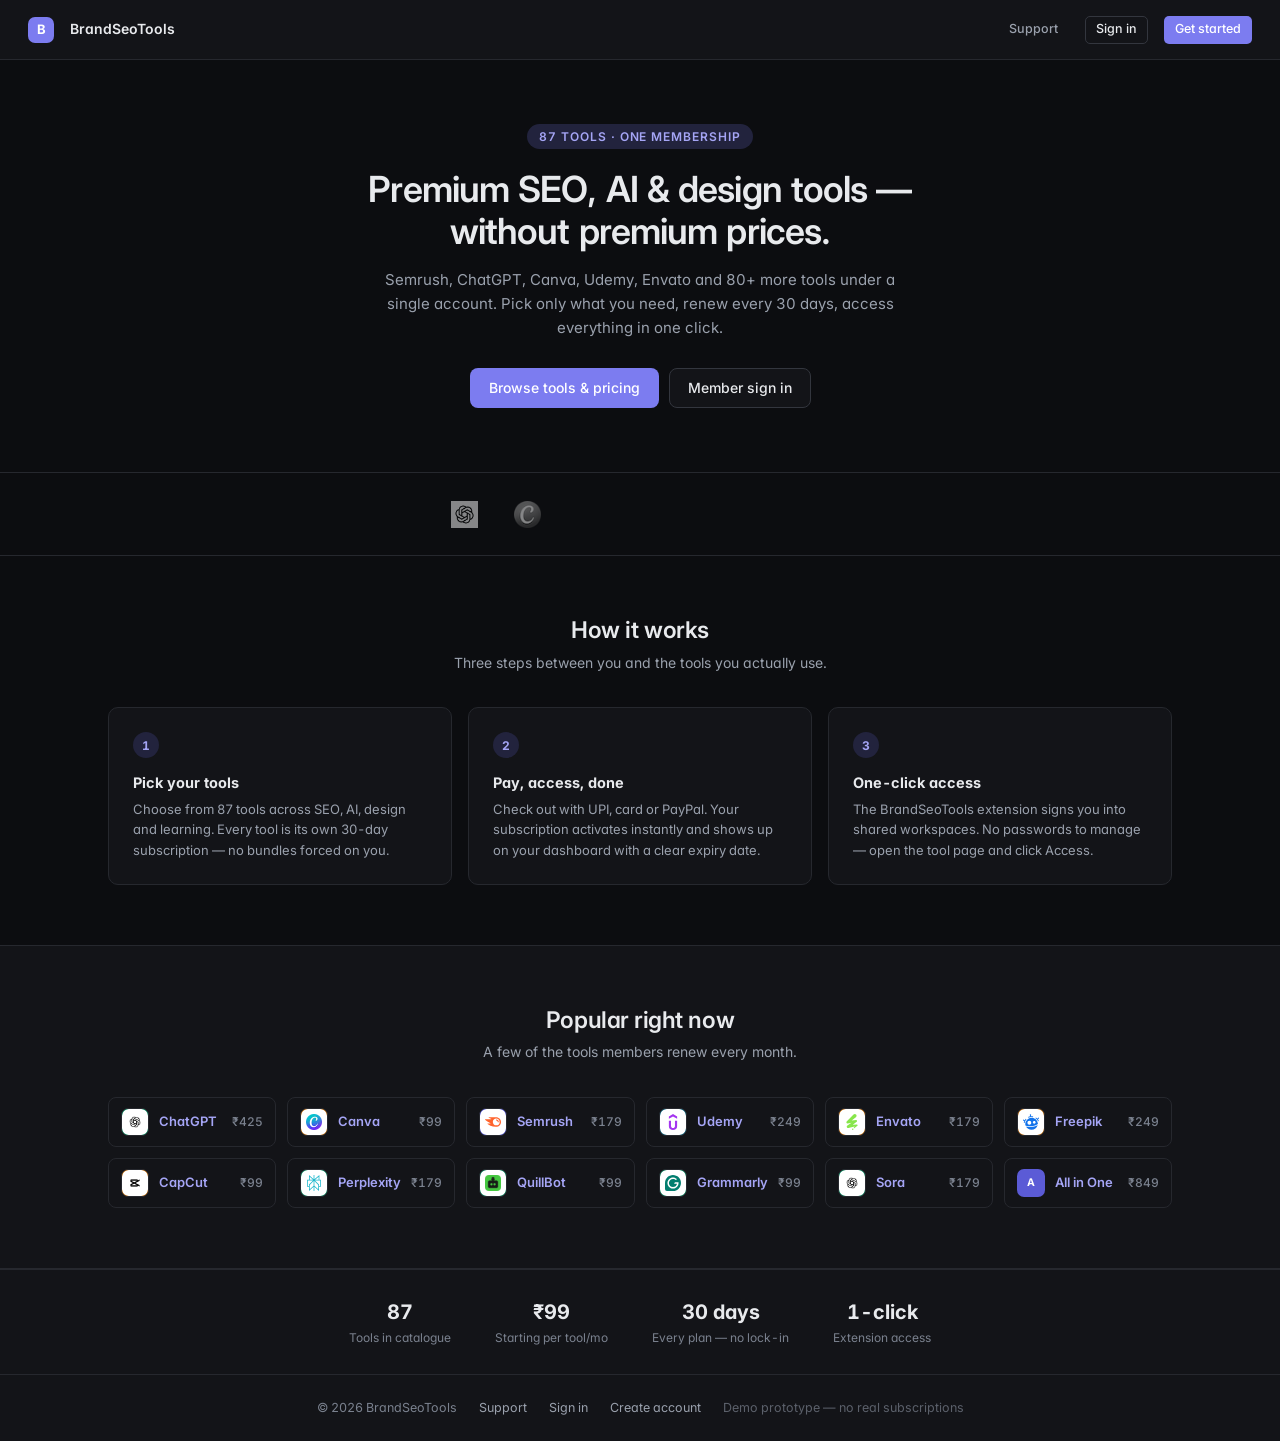
<file: index.html>
<!DOCTYPE html>
<html lang="en">
<head>
<meta charset="utf-8">
<meta name="viewport" content="width=device-width, initial-scale=1">
<title>BrandSeoTools — Premium tools, shared pricing</title>
<meta name="description" content="Access 87 premium SEO, AI, design and learning tools under one membership. 30-day terms from ₹99.">
<script>if(localStorage.getItem("bst-theme")!=="\"light\"")document.documentElement.classList.add("dark")</script><link rel="preconnect" href="https://fonts.googleapis.com"><link rel="preconnect" href="https://fonts.gstatic.com" crossorigin><link href="https://fonts.googleapis.com/css2?family=Inter:wght@400;500;600;700&display=swap" rel="stylesheet"><link rel="stylesheet" href="assets/css/styles.css">
</head>
<body data-page="landing">
<div class="landing">
  <nav class="land-nav">
    <span class="sb-logo">B</span><span style="font-weight:600">BrandSeoTools</span>
    <span class="grow"></span>
    <a class="btn btn-ghost btn-sm" href="support.html">Support</a>
    <a class="btn btn-secondary btn-sm" href="login.html">Sign in</a>
    <a class="btn btn-primary btn-sm" href="signup.html">Get started</a>
  </nav>
  <div class="land-hero">
    <span class="kicker">87 tools · one membership</span>
    <h1>Premium SEO, AI &amp; design tools — without premium prices.</h1>
    <p>Semrush, ChatGPT, Canva, Udemy, Envato and 80+ more tools under a single account. Pick only what you need, renew every 30 days, access everything in one click.</p>
    <div class="cta-row">
      <a class="btn btn-primary btn-lg" href="signup.html">Browse tools &amp; pricing</a>
      <a class="btn btn-secondary btn-lg" href="login.html">Member sign in</a>
    </div>
  </div>

  <div class="logo-strip" id="logo-strip"></div>

  <div class="land-sec">
    <h2>How it works</h2>
    <p class="sub2">Three steps between you and the tools you actually use.</p>
    <div class="land-steps">
      <div class="land-step"><span class="n">1</span><b>Pick your tools</b><p>Choose from 87 tools across SEO, AI, design and learning. Every tool is its own 30-day subscription — no bundles forced on you.</p></div>
      <div class="land-step"><span class="n">2</span><b>Pay, access, done</b><p>Check out with UPI, card or PayPal. Your subscription activates instantly and shows up on your dashboard with a clear expiry date.</p></div>
      <div class="land-step"><span class="n">3</span><b>One-click access</b><p>The BrandSeoTools extension signs you into shared workspaces. No passwords to manage — open the tool page and click Access.</p></div>
    </div>
  </div>

  <div class="land-band"><div class="land-sec">
    <h2>Popular right now</h2>
    <p class="sub2">A few of the tools members renew every month.</p>
    <div class="land-tools">
      <a class="land-tool" href="signup.html?add=chatgpt"><span class="picon pi-ai">C</span>ChatGPT<span class="pr">₹425</span></a>
      <a class="land-tool" href="signup.html?add=canva"><span class="picon pi-design">C</span>Canva<span class="pr">₹99</span></a>
      <a class="land-tool" href="signup.html?add=semrush"><span class="picon pi-seo">S</span>Semrush<span class="pr">₹179</span></a>
      <a class="land-tool" href="signup.html?add=udemy"><span class="picon pi-learn">U</span>Udemy<span class="pr">₹249</span></a>
      <a class="land-tool" href="signup.html?add=envato"><span class="picon pi-design">E</span>Envato<span class="pr">₹179</span></a>
      <a class="land-tool" href="signup.html?add=freepik"><span class="picon pi-design">F</span>Freepik<span class="pr">₹249</span></a>
      <a class="land-tool" href="signup.html?add=capcut"><span class="picon pi-design">C</span>CapCut<span class="pr">₹99</span></a>
      <a class="land-tool" href="signup.html?add=perplexity"><span class="picon pi-ai">P</span>Perplexity<span class="pr">₹179</span></a>
      <a class="land-tool" href="signup.html?add=quillbot"><span class="picon pi-ai">Q</span>QuillBot<span class="pr">₹99</span></a>
      <a class="land-tool" href="signup.html?add=grammarly"><span class="picon pi-ai">G</span>Grammarly<span class="pr">₹99</span></a>
      <a class="land-tool" href="signup.html?add=sora"><span class="picon pi-ai">S</span>Sora<span class="pr">₹179</span></a>
      <a class="land-tool" href="signup.html?add=all-in-one"><span class="picon pi-bundle">A</span>All in One<span class="pr">₹849</span></a>
    </div>
  </div></div>

  <div class="land-strip">
    <div class="it"><div class="v">87</div><div class="k">Tools in catalogue</div></div>
    <div class="it"><div class="v">₹99</div><div class="k">Starting per tool/mo</div></div>
    <div class="it"><div class="v">30 days</div><div class="k">Every plan — no lock-in</div></div>
    <div class="it"><div class="v">1-click</div><div class="k">Extension access</div></div>
  </div>
  <footer class="land-foot">
    <span>© 2026 BrandSeoTools</span>
    <a href="support.html">Support</a>
    <a href="login.html">Sign in</a>
    <a href="signup.html">Create account</a>
    <span style="opacity:.7">Demo prototype — no real subscriptions</span>
  </footer>
</div>
<script src="assets/js/icons.js"></script>
<script src="assets/js/mock-data.js"></script>
<script src="assets/js/product-images.js"></script><script src="assets/js/app.js"></script>
</body>
</html>
</file>
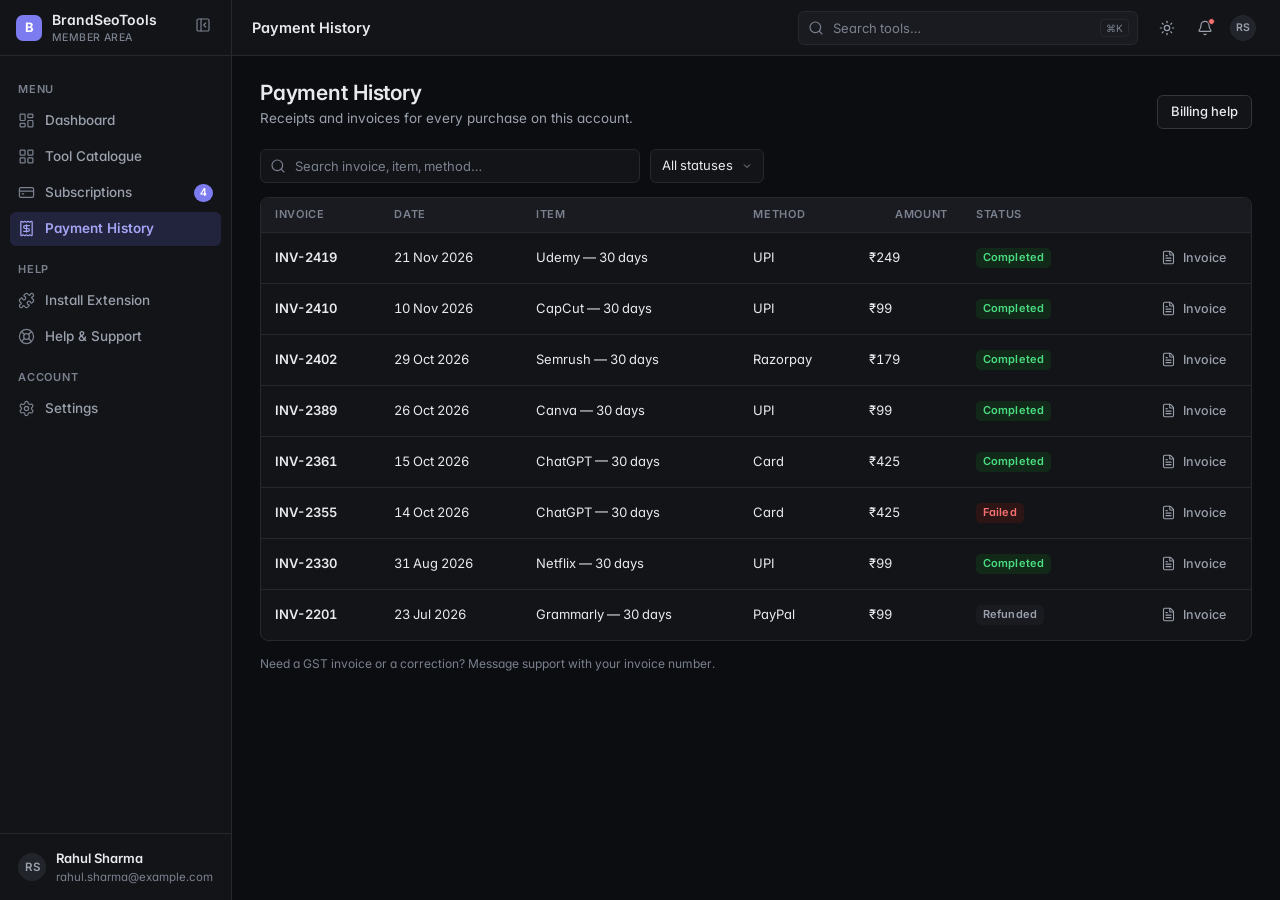
<file: billing.html>
<!DOCTYPE html>
<html lang="en">
<head>
<meta charset="utf-8">
<meta name="viewport" content="width=device-width, initial-scale=1">
<title>Payment History — BrandSeoTools</title>
<script>if(localStorage.getItem("bst-theme")!=="\"light\"")document.documentElement.classList.add("dark")</script><link rel="preconnect" href="https://fonts.googleapis.com"><link rel="preconnect" href="https://fonts.gstatic.com" crossorigin><link href="https://fonts.googleapis.com/css2?family=Inter:wght@400;500;600;700&display=swap" rel="stylesheet"><link rel="stylesheet" href="assets/css/styles.css">
</head>
<body data-page="billing" data-title="Payment History">
<main id="page">
  <div class="page-head">
    <div><h1>Payment History</h1><p class="sub">Receipts and invoices for every purchase on this account.</p></div>
    <div class="page-head-actions"><a class="btn btn-secondary" href="support.html">Billing help</a></div>
  </div>

  <div class="toolbar">
    <div class="search"><svg class="ic" viewBox="0 0 24 24" fill="none" stroke="currentColor" stroke-width="1.75" stroke-linecap="round"><circle cx="11" cy="11" r="8"/><path d="m21 21-4.35-4.35"/></svg><input id="bq" type="search" placeholder="Search invoice, item, method…" aria-label="Search transactions"></div>
    <select class="select" id="bstatus" aria-label="Filter by status">
      <option value="all">All statuses</option>
      <option value="completed">Completed</option>
      <option value="failed">Failed</option>
      <option value="refunded">Refunded</option>
    </select>
  </div>

  <div class="tbl-wrap"><table class="tbl">
    <thead><tr><th>Invoice</th><th>Date</th><th>Item</th><th>Method</th><th class="r">Amount</th><th>Status</th><th></th></tr></thead>
    <tbody id="txn-body"></tbody>
  </table></div>

  <p class="xs faint" style="margin-top:14px">Need a GST invoice or a correction? Message support with your invoice number.</p>
</main>
<script src="assets/js/icons.js"></script>
<script src="assets/js/mock-data.js"></script>
<script src="assets/js/product-images.js"></script><script src="assets/js/app.js"></script>
</body>
</html>
</file>
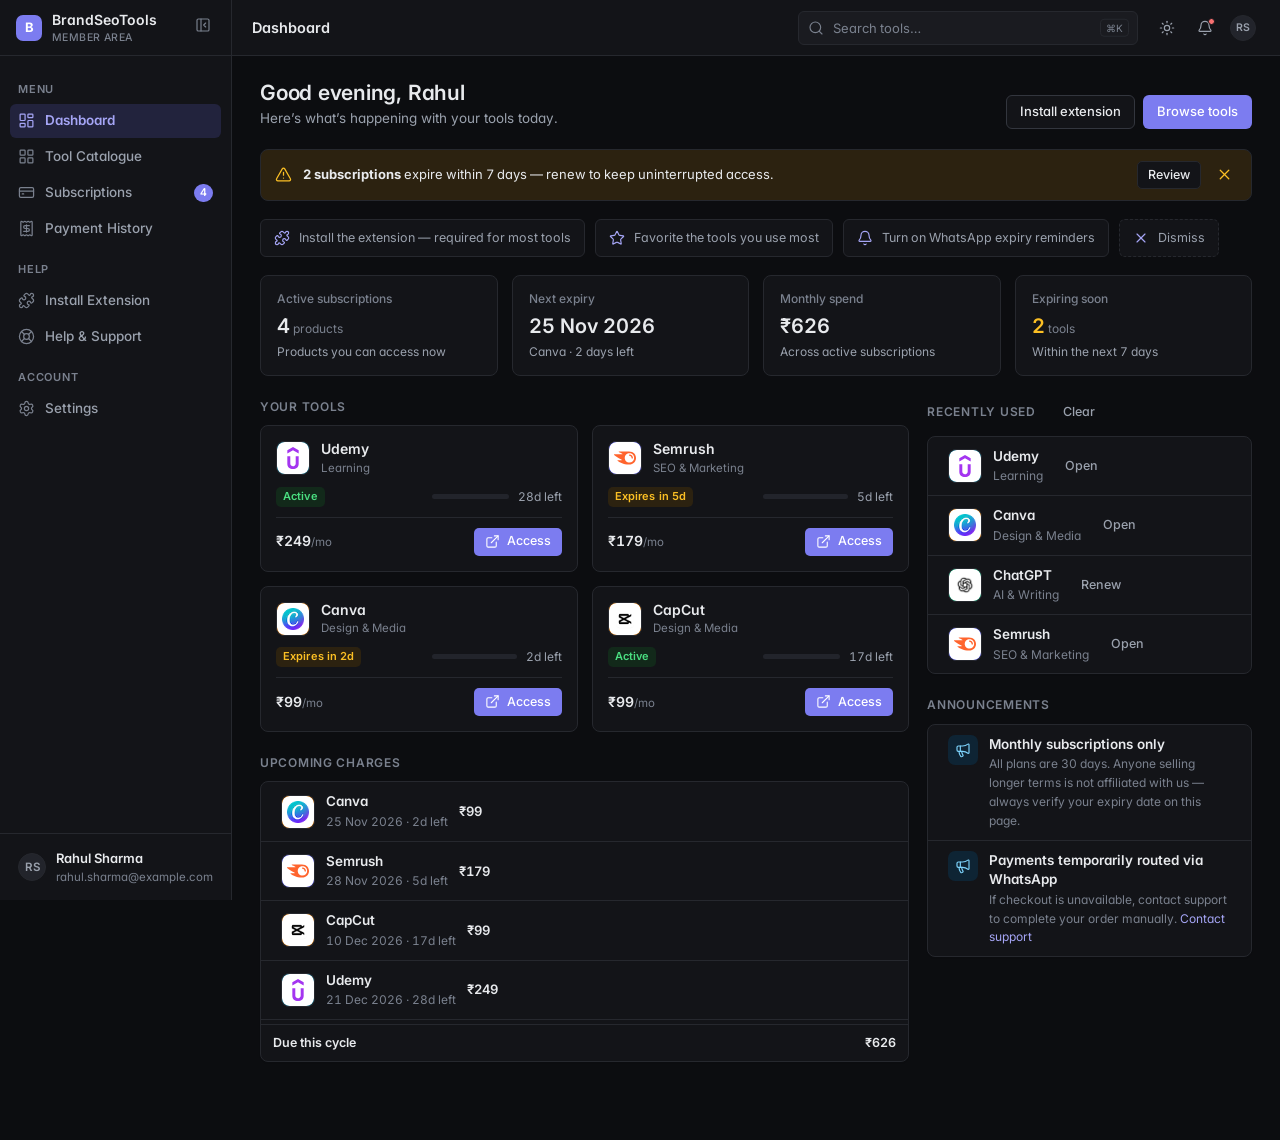
<file: dashboard.html>
<!DOCTYPE html>
<html lang="en">
<head>
<meta charset="utf-8">
<meta name="viewport" content="width=device-width, initial-scale=1">
<title>Dashboard — BrandSeoTools</title>
<script>if(localStorage.getItem("bst-theme")!=="\"light\"")document.documentElement.classList.add("dark")</script><link rel="preconnect" href="https://fonts.googleapis.com"><link rel="preconnect" href="https://fonts.gstatic.com" crossorigin><link href="https://fonts.googleapis.com/css2?family=Inter:wght@400;500;600;700&display=swap" rel="stylesheet"><link rel="stylesheet" href="assets/css/styles.css">
</head>
<body data-page="dashboard" data-title="Dashboard">
<main id="page">
  <div class="page-head">
    <div><h1 id="greet">Dashboard</h1><p class="sub" id="subline"></p></div>
    <div class="page-head-actions">
      <a class="btn btn-secondary" href="extension.html">Install extension</a>
      <a class="btn btn-primary" href="products.html">Browse tools</a>
    </div>
  </div>

  <div id="alerts"></div>
  <div class="setup-card" id="setup-card"></div>

  <div class="stat-row">
    <div class="stat" id="stat-active"><span class="k">Active subscriptions</span><div class="v"></div><div class="s">Products you can access now</div></div>
    <div class="stat" id="stat-expiry"><span class="k">Next expiry</span><div class="v"></div><div class="s"></div></div>
    <div class="stat" id="stat-spend"><span class="k">Monthly spend</span><div class="v"></div><div class="s">Across active subscriptions</div></div>
    <div class="stat" id="stat-tools"><span class="k">Expiring soon</span><div class="v"></div><div class="s">Within the next 7 days</div></div>
  </div>

  <div class="grid-23">
    <div>
      <div class="section">
        <div class="section-title">Your tools</div>
        <div class="prod-grid" id="your-tools" style="grid-template-columns:repeat(auto-fill,minmax(230px,1fr))"></div>
      </div>
      <div class="section">
        <div class="section-title">Upcoming charges</div>
        <div class="card"><div id="exp-list"></div></div>
      </div>
    </div>
    <div>
      <div class="section">
        <div class="section-title">Recently used <span class="grow"></span><button class="btn btn-ghost btn-sm" id="recent-clear">Clear</button></div>
        <div class="card"><div id="recent-list"></div></div>
      </div>
      <div class="section" id="announcements">
        <div class="section-title">Announcements</div>
        <div class="card"><div id="ann-list"></div></div>
      </div>
    </div>
  </div>
</main>
<script src="assets/js/icons.js"></script>
<script src="assets/js/mock-data.js"></script>
<script src="assets/js/product-images.js"></script><script src="assets/js/app.js"></script>
</body>
</html>
</file>
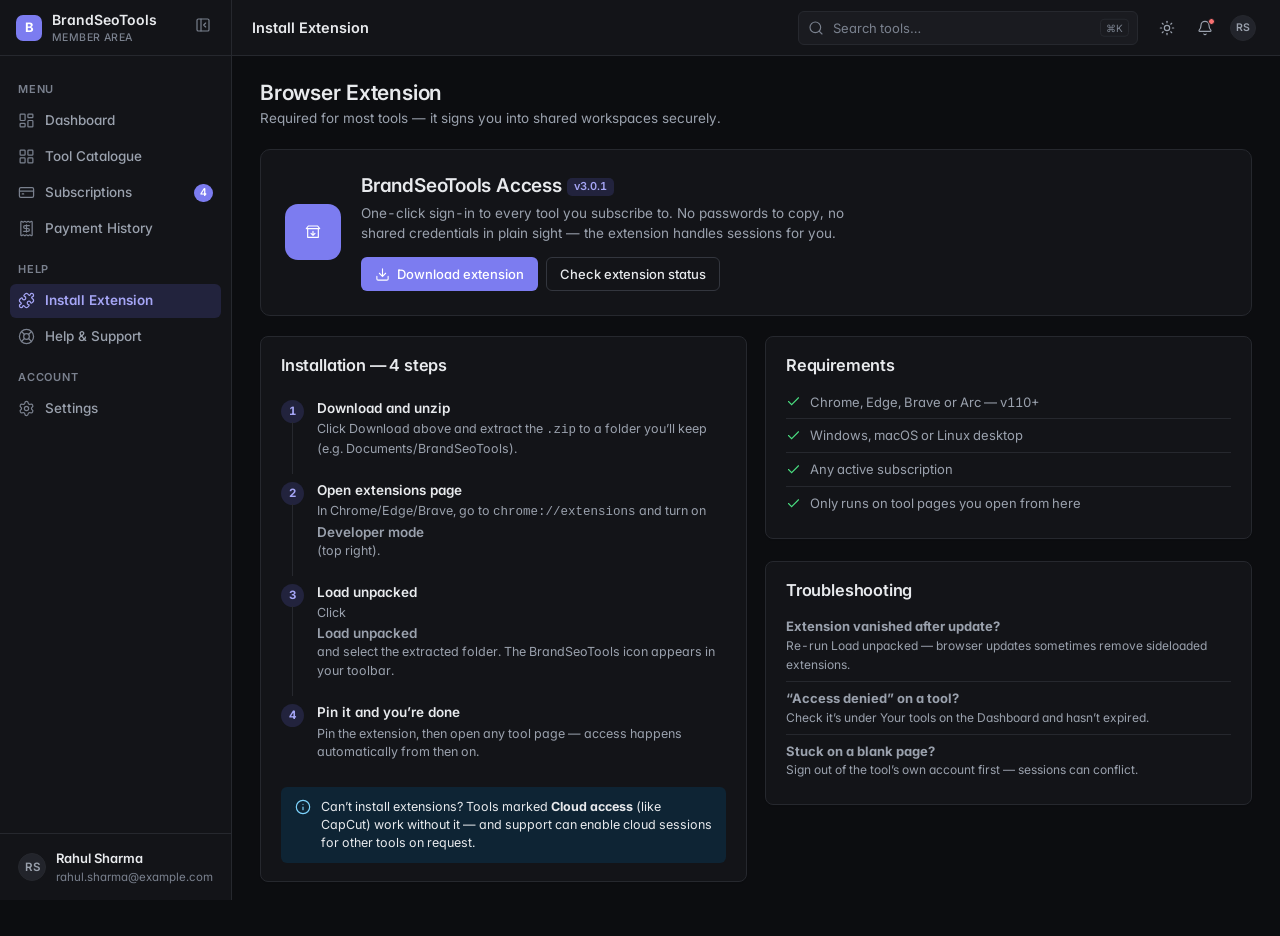
<file: extension.html>
<!DOCTYPE html>
<html lang="en">
<head>
<meta charset="utf-8">
<meta name="viewport" content="width=device-width, initial-scale=1">
<title>Install Extension — BrandSeoTools</title>
<script>if(localStorage.getItem("bst-theme")!=="\"light\"")document.documentElement.classList.add("dark")</script><link rel="preconnect" href="https://fonts.googleapis.com"><link rel="preconnect" href="https://fonts.gstatic.com" crossorigin><link href="https://fonts.googleapis.com/css2?family=Inter:wght@400;500;600;700&display=swap" rel="stylesheet"><link rel="stylesheet" href="assets/css/styles.css">
</head>
<body data-page="extension" data-title="Install Extension">
<main id="page">
  <div class="page-head"><div><h1>Browser Extension</h1><p class="sub">Required for most tools — it signs you into shared workspaces securely.</p></div></div>

  <div class="ext-hero">
    <span class="eic"><svg class="ic" width="28" height="28" viewBox="0 0 24 24" fill="none" stroke="currentColor" stroke-width="1.75" stroke-linecap="round" stroke-linejoin="round"><path d="M4 7h16v13H4zM2 7l3-4h14l3 4"/><path d="M12 11v6M9 14l3 3 3-3"/></svg></span>
    <div>
      <h2>BrandSeoTools Access <span class="badge b-accent" style="vertical-align:2px">v3.0.1</span></h2>
      <p>One-click sign-in to every tool you subscribe to. No passwords to copy, no shared credentials in plain sight — the extension handles sessions for you.</p>
      <div style="display:flex;gap:8px;flex-wrap:wrap">
        <button class="btn btn-primary" onclick="App.toast('Extension download simulated — .zip would download here')">
          <svg class="ic" viewBox="0 0 24 24" fill="none" stroke="currentColor" stroke-width="1.75" stroke-linecap="round"><path d="M21 15v4a2 2 0 0 1-2 2H5a2 2 0 0 1-2-2v-4M7 10l5 5 5-5M12 15V3"/></svg>
          Download extension
        </button>
        <button class="btn btn-secondary" id="ext-check">Check extension status</button>
      </div>
    </div>
  </div>

  <div class="ext-desktop-note">
    <svg class="ic" viewBox="0 0 24 24" fill="none" stroke="currentColor" stroke-width="1.75" stroke-linecap="round"><rect x="7" y="2" width="10" height="20" rx="2"/><path d="M11 18h2"/></svg>
    <div style="min-width:0">
      <b>On a phone?</b> Desktop is recommended — but the extension can also run on mobile browsers that support Chrome extensions:
      <div class="ext-m-row"><b class="ext-m-tag">Android</b><span>Install <b>Kiwi Browser</b> (Play Store) → open <code>chrome://extensions</code> → enable <b>Developer mode</b> → <b>Load unpacked</b> → pick the extracted folder → log in. Same as desktop from then on.</span></div>
      <div class="ext-m-row"><b class="ext-m-tag">iPhone</b><span><b>Orion Browser</b> supports some Chrome extensions — compatibility isn't guaranteed. If it fails, use a desktop.</span></div>
      <span class="xs muted">Tools marked <b>Cloud access</b> work in any browser, no extension needed.</span>
    </div>
  </div>

  <div class="grid-2" style="align-items:start">
    <div class="card"><div class="card-pad">
      <h3 style="margin-bottom:12px">Installation — 4 steps</h3>
      <div class="steps">
        <div class="step"><span class="n">1</span><div><b>Download and unzip</b><p>Click Download above and extract the <code>.zip</code> to a folder you’ll keep (e.g. Documents/BrandSeoTools).</p></div></div>
        <div class="step"><span class="n">2</span><div><b>Open extensions page</b><p>In Chrome/Edge/Brave, go to <code>chrome://extensions</code> and turn on <b>Developer mode</b> (top right).</p></div></div>
        <div class="step"><span class="n">3</span><div><b>Load unpacked</b><p>Click <b>Load unpacked</b> and select the extracted folder. The BrandSeoTools icon appears in your toolbar.</p></div></div>
        <div class="step"><span class="n">4</span><div><b>Pin it and you’re done</b><p>Pin the extension, then open any tool page — access happens automatically from then on.</p></div></div>
      </div>
      <div class="howto-note">
        <svg class="ic" viewBox="0 0 24 24" fill="none" stroke="currentColor" stroke-width="1.75" stroke-linecap="round"><circle cx="12" cy="12" r="10"/><path d="M12 16v-4M12 8h.01"/></svg>
        <p>Can’t install extensions? Tools marked <b>Cloud access</b> (like CapCut) work without it — and support can enable cloud sessions for other tools on request.</p>
      </div>
    </div></div>
    <div>
      <div class="card section"><div class="card-pad">
        <h3 style="margin-bottom:10px">Requirements</h3>
        <ul class="req-list">
          <li><svg class="ic" viewBox="0 0 24 24" fill="none" stroke="currentColor" stroke-width="1.75" stroke-linecap="round"><path d="M20 6 9 17l-5-5"/></svg>Chrome, Edge, Brave or Arc — v110+</li>
          <li><svg class="ic" viewBox="0 0 24 24" fill="none" stroke="currentColor" stroke-width="1.75" stroke-linecap="round"><path d="M20 6 9 17l-5-5"/></svg>Windows, macOS or Linux desktop</li>
          <li><svg class="ic" viewBox="0 0 24 24" fill="none" stroke="currentColor" stroke-width="1.75" stroke-linecap="round"><path d="M20 6 9 17l-5-5"/></svg>Any active subscription</li>
          <li><svg class="ic" viewBox="0 0 24 24" fill="none" stroke="currentColor" stroke-width="1.75" stroke-linecap="round"><path d="M20 6 9 17l-5-5"/></svg>Only runs on tool pages you open from here</li>
        </ul>
      </div></div>
      <div class="card"><div class="card-pad">
        <h3 style="margin-bottom:10px">Troubleshooting</h3>
        <ul class="req-list">
          <li style="align-items:flex-start"><span style="min-width:0"><b class="small">Extension vanished after update?</b><br><span class="xs muted">Re-run Load unpacked — browser updates sometimes remove sideloaded extensions.</span></span></li>
          <li style="align-items:flex-start"><span style="min-width:0"><b class="small">“Access denied” on a tool?</b><br><span class="xs muted">Check it’s under Your tools on the Dashboard and hasn’t expired.</span></span></li>
          <li style="align-items:flex-start"><span style="min-width:0"><b class="small">Stuck on a blank page?</b><br><span class="xs muted">Sign out of the tool’s own account first — sessions can conflict.</span></span></li>
        </ul>
      </div></div>
    </div>
  </div>
</main>
<script src="assets/js/icons.js"></script>
<script src="assets/js/mock-data.js"></script>
<script src="assets/js/product-images.js"></script><script src="assets/js/app.js"></script>
</body>
</html>
</file>
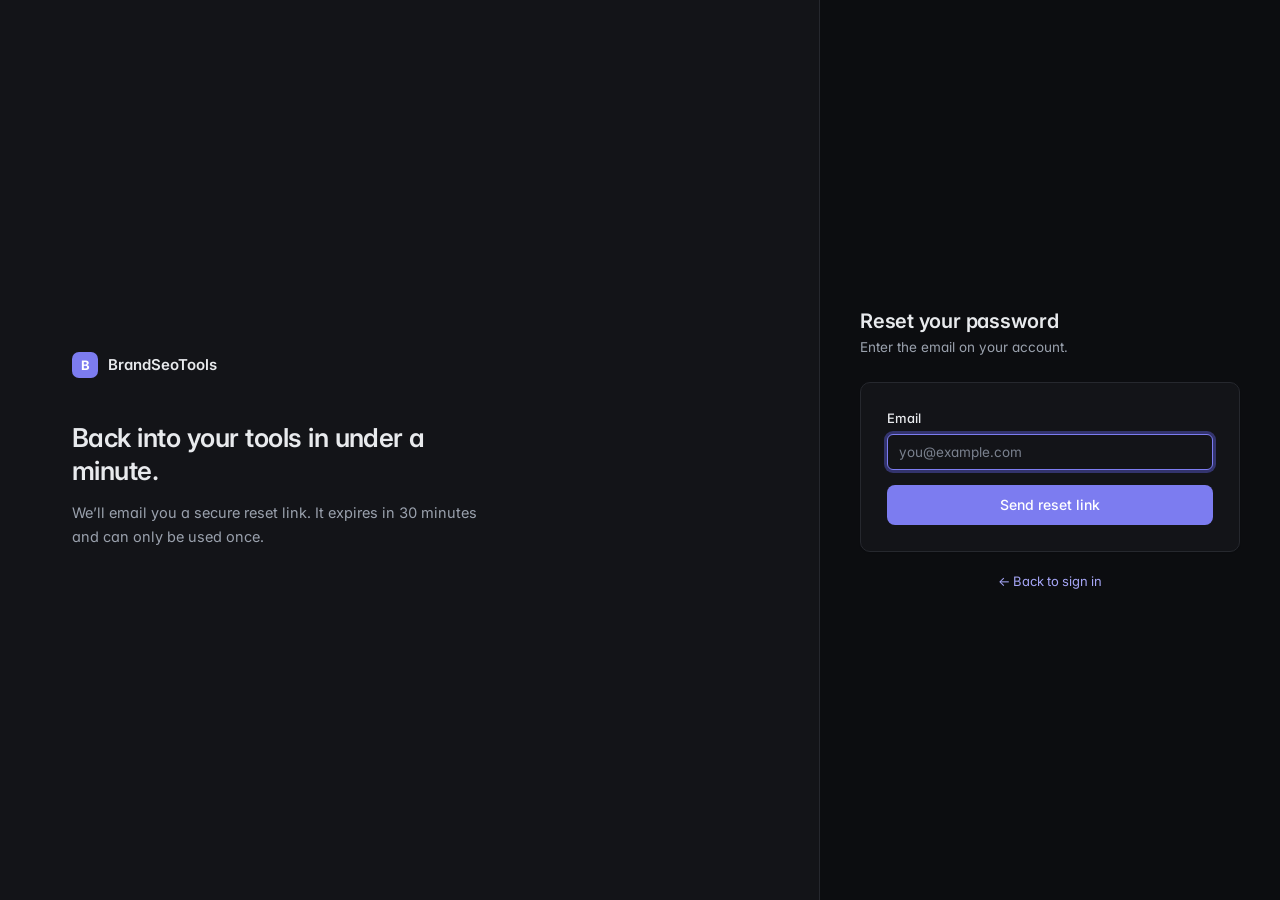
<file: forgot-password.html>
<!DOCTYPE html>
<html lang="en">
<head>
<meta charset="utf-8">
<meta name="viewport" content="width=device-width, initial-scale=1">
<title>Reset password — BrandSeoTools</title>
<script>if(localStorage.getItem("bst-theme")!=="\"light\"")document.documentElement.classList.add("dark")</script><link rel="preconnect" href="https://fonts.googleapis.com"><link rel="preconnect" href="https://fonts.gstatic.com" crossorigin><link href="https://fonts.googleapis.com/css2?family=Inter:wght@400;500;600;700&display=swap" rel="stylesheet"><link rel="stylesheet" href="assets/css/styles.css">
</head>
<body data-page="forgot">
<div class="auth">
  <div class="auth-side">
    <div class="brandmark"><span class="sb-logo">B</span><span style="font-weight:600;font-size:15px">BrandSeoTools</span></div>
    <h1>Back into your tools in under a minute.</h1>
    <p class="lede">We’ll email you a secure reset link. It expires in 30 minutes and can only be used once.</p>
  </div>
  <div class="auth-main">
    <div class="auth-card">
      <div id="fp-step1">
        <h2>Reset your password</h2>
        <p class="sub">Enter the email on your account.</p>
        <form class="auth-form" id="fp-form" novalidate>
          <div class="field"><label for="fp-email">Email</label><input id="fp-email" type="email" placeholder="you@example.com" autocomplete="email" autofocus><div class="err">Enter a valid email address</div></div>
          <button class="btn btn-primary btn-lg btn-block" type="submit">Send reset link</button>
        </form>
      </div>
      <div id="fp-step2" style="display:none">
        <h2>Check your inbox</h2>
        <p class="sub">If an account exists for it, we sent a reset link to</p>
        <p style="font-weight:600;margin:-14px 0 18px" id="fp-sent-to"></p>
        <div class="auth-form" style="text-align:center">
          <svg class="ic" width="34" height="34" viewBox="0 0 24 24" fill="none" stroke="var(--accent)" stroke-width="1.5" stroke-linecap="round" style="margin-bottom:10px"><path d="M4 4h16c1.1 0 2 .9 2 2v12c0 1.1-.9 2-2 2H4c-1.1 0-2-.9-2-2V6c0-1.1.9-2 2-2z"/><path d="m22 6-10 7L2 6"/></svg>
          <p class="small muted" style="margin-bottom:14px">Didn’t get it? Check spam, or resend in 60 seconds.</p>
          <button class="btn btn-secondary btn-block" onclick="App.toast('Reset link resent (simulated)')">Resend link</button>
        </div>
      </div>
      <p class="auth-foot"><a href="login.html">← Back to sign in</a></p>
    </div>
  </div>
</div>
<script src="assets/js/icons.js"></script>
<script src="assets/js/mock-data.js"></script>
<script src="assets/js/product-images.js"></script><script src="assets/js/app.js"></script>
</body>
</html>
</file>
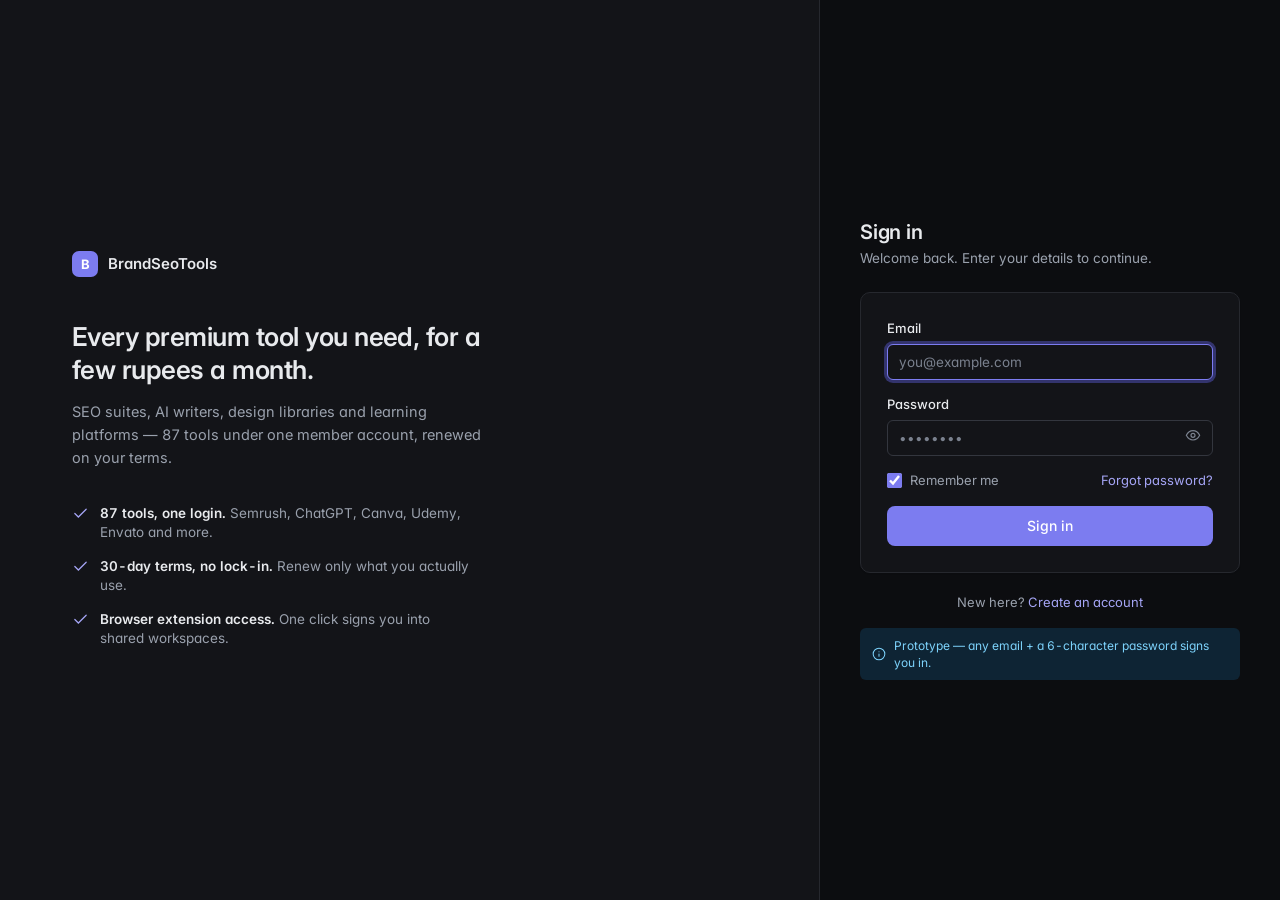
<file: login.html>
<!DOCTYPE html>
<html lang="en">
<head>
<meta charset="utf-8">
<meta name="viewport" content="width=device-width, initial-scale=1">
<title>Sign in — BrandSeoTools</title>
<script>if(localStorage.getItem("bst-theme")!=="\"light\"")document.documentElement.classList.add("dark")</script><link rel="preconnect" href="https://fonts.googleapis.com"><link rel="preconnect" href="https://fonts.gstatic.com" crossorigin><link href="https://fonts.googleapis.com/css2?family=Inter:wght@400;500;600;700&display=swap" rel="stylesheet"><link rel="stylesheet" href="assets/css/styles.css">
</head>
<body data-page="login">
<div class="auth">
  <div class="auth-side">
    <div class="brandmark"><span class="sb-logo">B</span><span style="font-weight:600;font-size:15px">BrandSeoTools</span></div>
    <h1>Every premium tool you need, for a few rupees a month.</h1>
    <p class="lede">SEO suites, AI writers, design libraries and learning platforms — 87 tools under one member account, renewed on your terms.</p>
    <div class="auth-points">
      <div class="auth-pt"><svg class="ic" viewBox="0 0 24 24" fill="none" stroke="currentColor" stroke-width="1.75" stroke-linecap="round"><path d="M20 6 9 17l-5-5"/></svg><span><b>87 tools, one login.</b> Semrush, ChatGPT, Canva, Udemy, Envato and more.</span></div>
      <div class="auth-pt"><svg class="ic" viewBox="0 0 24 24" fill="none" stroke="currentColor" stroke-width="1.75" stroke-linecap="round"><path d="M20 6 9 17l-5-5"/></svg><span><b>30-day terms, no lock-in.</b> Renew only what you actually use.</span></div>
      <div class="auth-pt"><svg class="ic" viewBox="0 0 24 24" fill="none" stroke="currentColor" stroke-width="1.75" stroke-linecap="round"><path d="M20 6 9 17l-5-5"/></svg><span><b>Browser extension access.</b> One click signs you into shared workspaces.</span></div>
    </div>
  </div>
  <div class="auth-main">
    <div class="auth-card">
      <h2>Sign in</h2>
      <p class="sub">Welcome back. Enter your details to continue.</p>
      <form class="auth-form" id="login-form" novalidate>
        <div class="auth-error" id="login-err">Check the highlighted fields and try again.</div>
        <div class="field"><label for="login-email">Email</label><input id="login-email" type="email" placeholder="you@example.com" autocomplete="email" autofocus><div class="err">Enter a valid email address</div></div>
        <div class="field"><label for="login-pw">Password</label>
          <div class="pw-wrap"><input id="login-pw" type="password" placeholder="••••••••" autocomplete="current-password">
            <button type="button" class="eye" id="pw-eye" aria-label="Show password"><svg class="ic" viewBox="0 0 24 24" fill="none" stroke="currentColor" stroke-width="1.75" stroke-linecap="round"><path d="M2 12s3.5-7 10-7 10 7 10 7-3.5 7-10 7-10-7-10-7z"/><circle cx="12" cy="12" r="3"/></svg></button>
          </div><div class="err">Minimum 6 characters</div></div>
        <div style="display:flex;justify-content:space-between;align-items:center;margin-bottom:16px">
          <label class="check"><input type="checkbox" checked>Remember me</label>
          <a class="small" href="forgot-password.html">Forgot password?</a>
        </div>
        <button class="btn btn-primary btn-lg btn-block" id="login-btn" type="submit">Sign in</button>
      </form>
      <p class="auth-foot">New here? <a href="signup.html">Create an account</a></p>
      <div class="demo-note"><svg class="ic" viewBox="0 0 24 24" fill="none" stroke="currentColor" stroke-width="1.75" stroke-linecap="round"><circle cx="12" cy="12" r="10"/><path d="M12 16v-4M12 8h.01"/></svg><span>Prototype — any email + a 6-character password signs you in.</span></div>
    </div>
  </div>
</div>
<script src="assets/js/icons.js"></script>
<script src="assets/js/mock-data.js"></script>
<script src="assets/js/product-images.js"></script><script src="assets/js/app.js"></script>
</body>
</html>
</file>
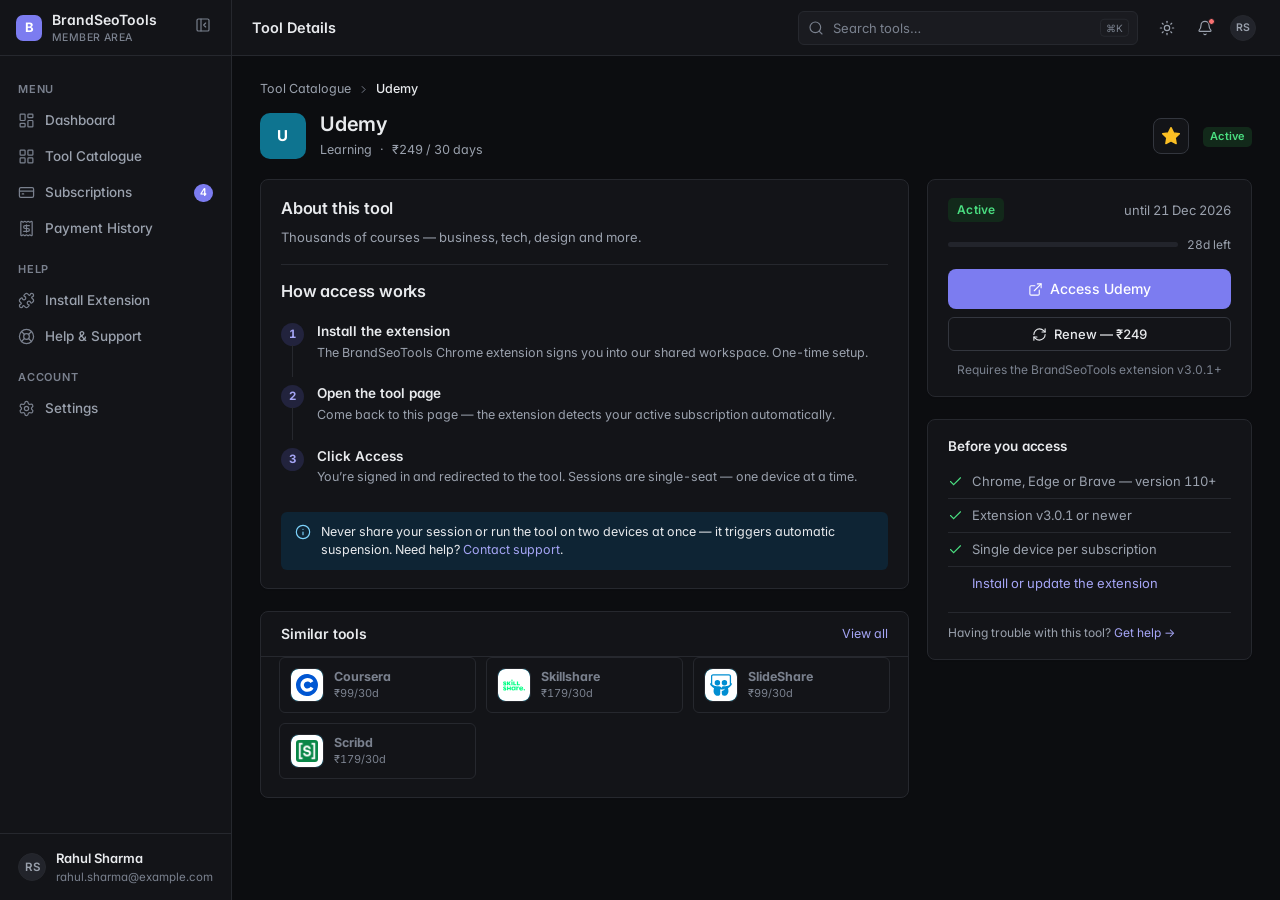
<file: product-details.html>
<!DOCTYPE html>
<html lang="en">
<head>
<meta charset="utf-8">
<meta name="viewport" content="width=device-width, initial-scale=1">
<title>Tool — BrandSeoTools</title>
<script>if(localStorage.getItem("bst-theme")!=="\"light\"")document.documentElement.classList.add("dark")</script><link rel="preconnect" href="https://fonts.googleapis.com"><link rel="preconnect" href="https://fonts.gstatic.com" crossorigin><link href="https://fonts.googleapis.com/css2?family=Inter:wght@400;500;600;700&display=swap" rel="stylesheet"><link rel="stylesheet" href="assets/css/styles.css">
</head>
<body data-page="details" data-title="Tool Details">
<main id="page">
  <nav class="crumb" aria-label="Breadcrumb">
    <a href="products.html">Tool Catalogue</a>
    <svg class="ic" viewBox="0 0 24 24" fill="none" stroke="currentColor" stroke-width="1.75"><path d="m9 18 6-6-6-6"/></svg>
    <span class="cur" id="pd-crumb-cur"></span>
  </nav>

  <div class="pd-head">
    <span class="picon" id="pd-icon"></span>
    <div>
      <h1 id="pd-name"></h1>
      <div class="meta" id="pd-meta"></div>
    </div>
    <span class="spacer"></span>
    <button class="prod-fav" id="fav-btn" aria-label="Save to favorites"><svg class="ic ic-20" viewBox="0 0 24 24" fill="none" stroke="currentColor" stroke-width="1.75" stroke-linejoin="round"><path d="m12 2 3.09 6.26L22 9.27l-5 4.87 1.18 6.88L12 17.77l-6.18 3.25L7 14.14 2 9.27l6.91-1.01L12 2z"/></svg></button>
    <span id="pd-status"></span>
  </div>

  <div class="grid-23">
    <div>
      <div class="card section">
        <div class="card-pad">
          <h3 style="margin-bottom:8px">About this tool</h3>
          <p class="muted small" id="pd-desc" style="line-height:1.6"></p>
          <hr class="hr">
          <h3 style="margin-bottom:10px">How access works</h3>
          <div class="steps">
            <div class="step"><span class="n">1</span><div><b>Install the extension</b><p>The BrandSeoTools Chrome extension signs you into our shared workspace. One-time setup.</p></div></div>
            <div class="step"><span class="n">2</span><div><b>Open the tool page</b><p>Come back to this page — the extension detects your active subscription automatically.</p></div></div>
            <div class="step"><span class="n">3</span><div><b>Click Access</b><p>You’re signed in and redirected to the tool. Sessions are single-seat — one device at a time.</p></div></div>
          </div>
          <div class="howto-note">
            <svg class="ic" viewBox="0 0 24 24" fill="none" stroke="currentColor" stroke-width="1.75" stroke-linecap="round"><circle cx="12" cy="12" r="10"/><path d="M12 16v-4M12 8h.01"/></svg>
            <p>Never share your session or run the tool on two devices at once — it triggers automatic suspension. Need help? <a href="support.html">Contact support</a>.</p>
          </div>
        </div>
      </div>
      <div class="card section">
        <div class="card-head"><h3>Similar tools</h3><a class="link" href="products.html">View all</a></div>
        <div id="pd-related"></div>
      </div>
    </div>
    <div>
      <div class="card section"><div class="card-pad" id="access-panel"></div></div>
      <div class="card section">
        <div class="card-pad">
          <h3 style="margin-bottom:10px;font-size:13.5px">Before you access</h3>
          <ul class="req-list">
            <li><svg class="ic" viewBox="0 0 24 24" fill="none" stroke="currentColor" stroke-width="1.75" stroke-linecap="round"><path d="M20 6 9 17l-5-5"/></svg>Chrome, Edge or Brave — version 110+</li>
            <li><svg class="ic" viewBox="0 0 24 24" fill="none" stroke="currentColor" stroke-width="1.75" stroke-linecap="round"><path d="M20 6 9 17l-5-5"/></svg>Extension v3.0.1 or newer</li>
            <li><svg class="ic" viewBox="0 0 24 24" fill="none" stroke="currentColor" stroke-width="1.75" stroke-linecap="round"><path d="M20 6 9 17l-5-5"/></svg>Single device per subscription</li>
            <li><a class="small" href="extension.html" style="margin-left:24px">Install or update the extension</a></li>
          </ul>
          <p class="xs muted" style="margin-top:12px;border-top:1px solid var(--border);padding-top:11px">Having trouble with this tool? <a href="support.html">Get help →</a></p>
        </div>
      </div>
    </div>
  </div>
</main>
<script src="assets/js/icons.js"></script>
<script src="assets/js/mock-data.js"></script>
<script src="assets/js/product-images.js"></script><script src="assets/js/app.js"></script>
</body>
</html>
</file>
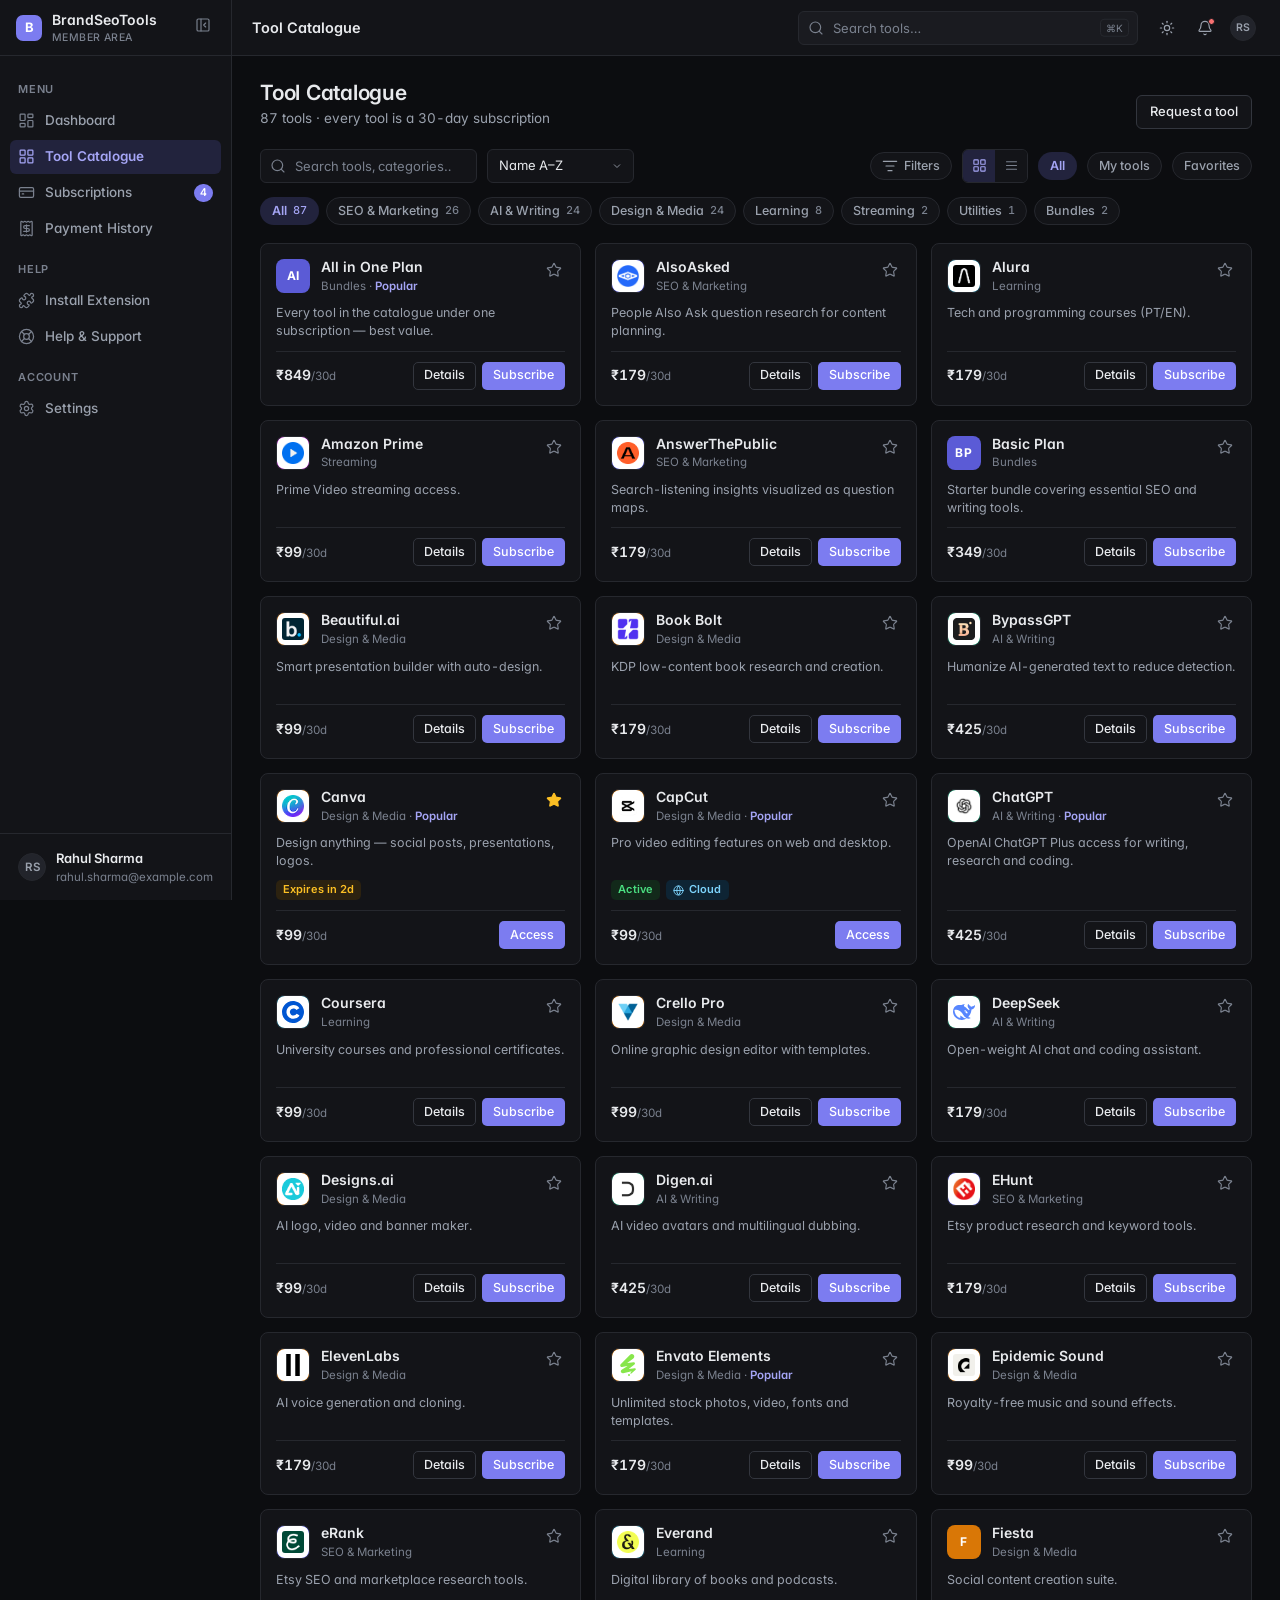
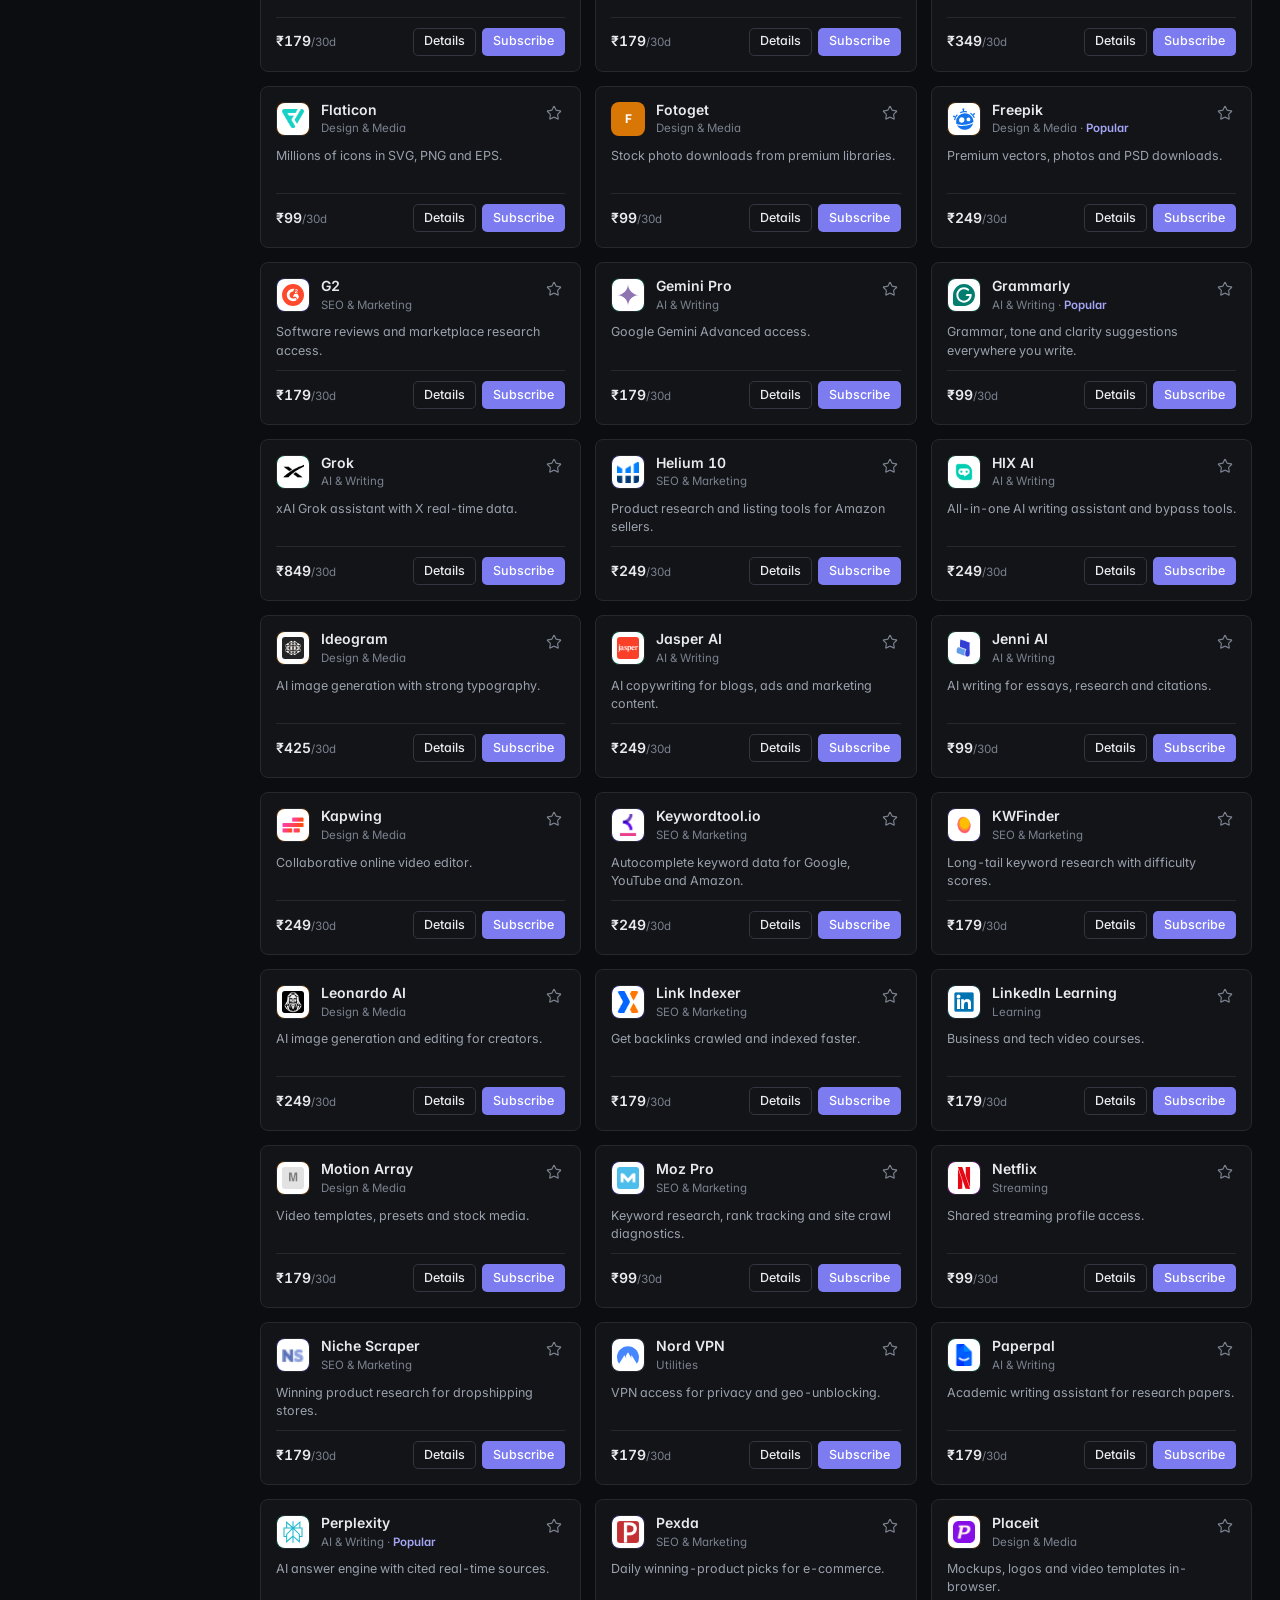
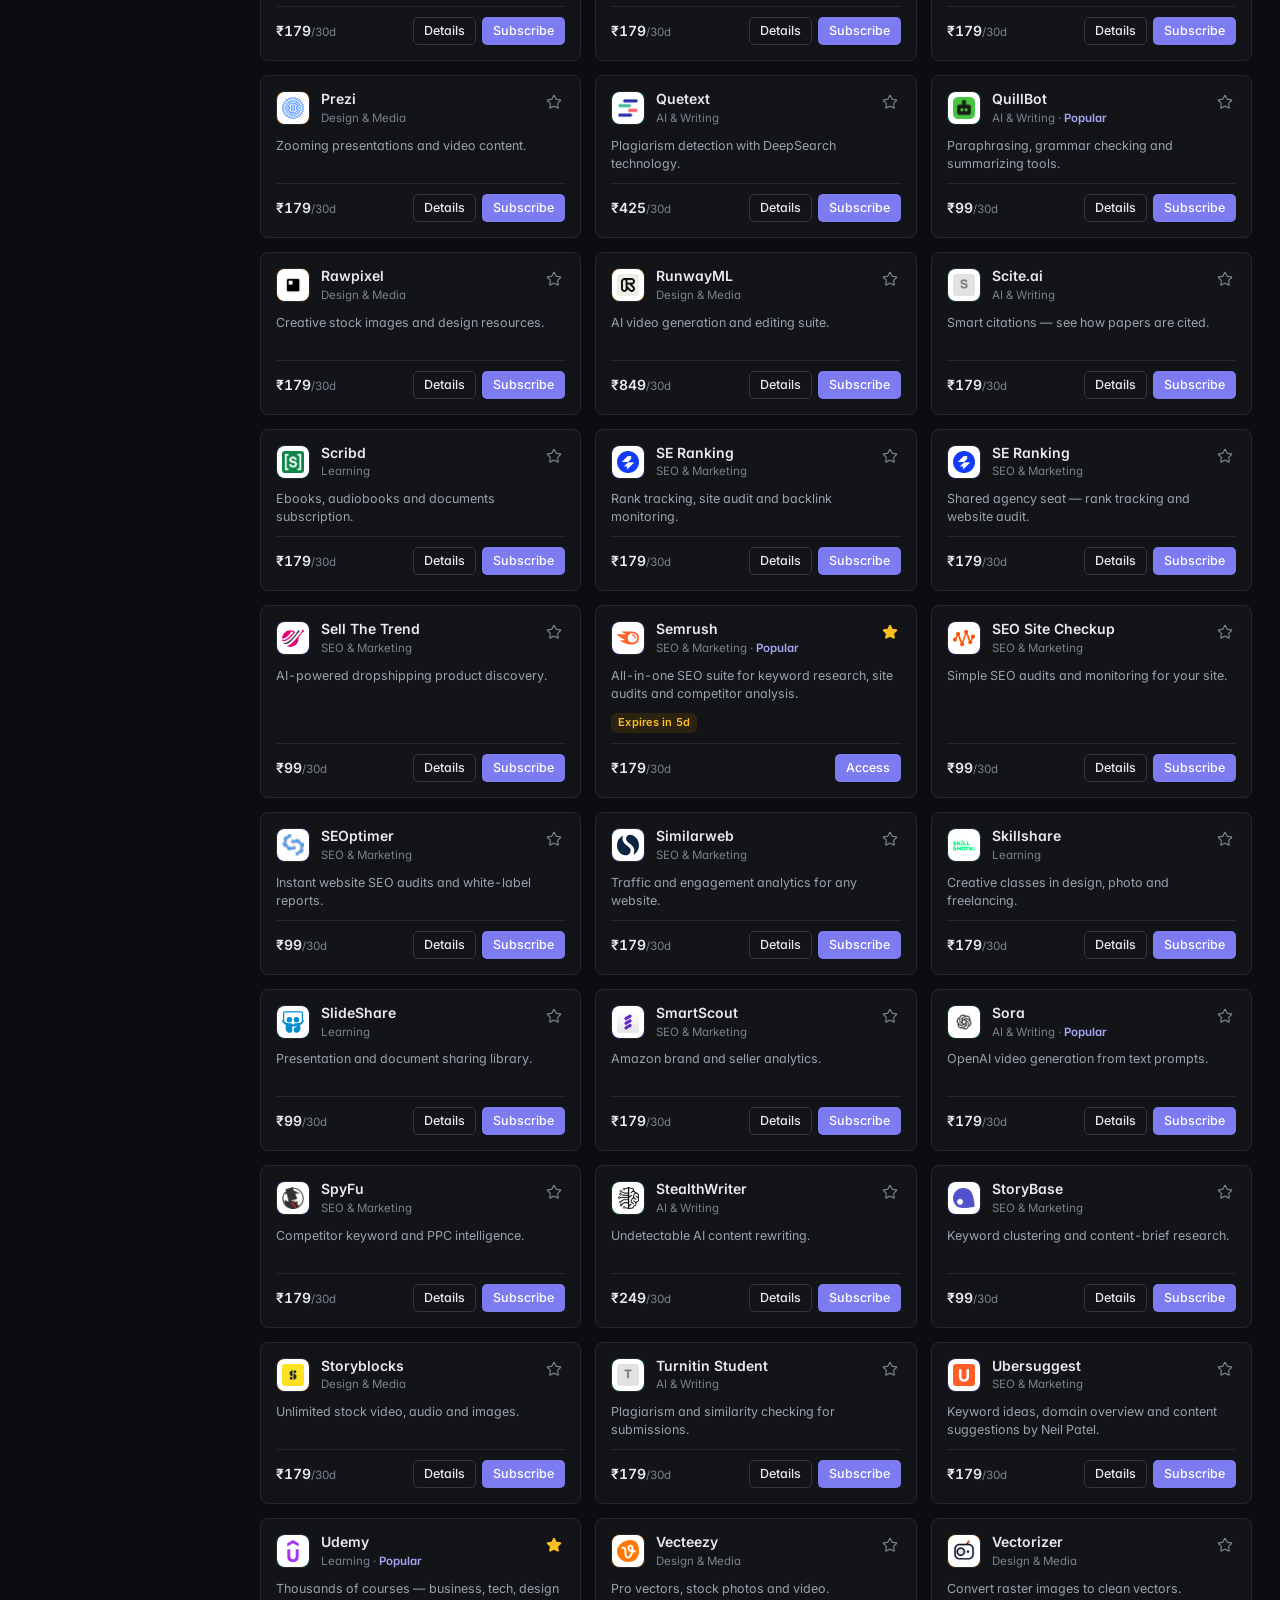
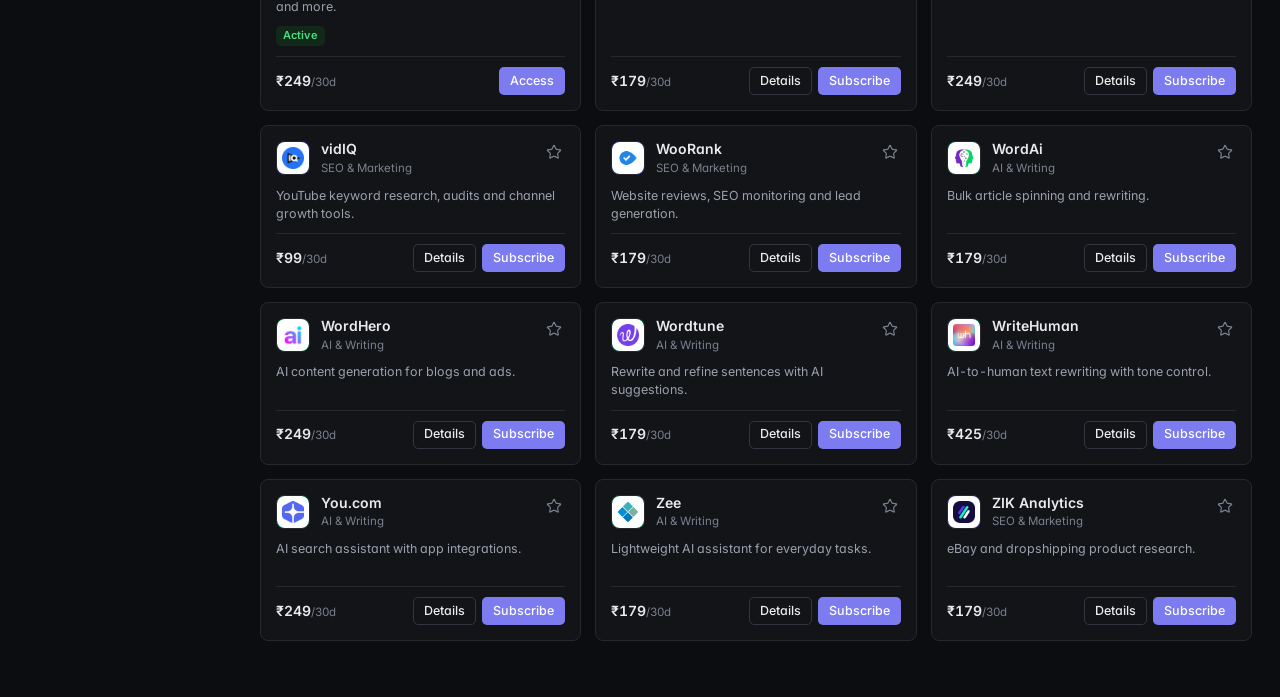
<file: products.html>
<!DOCTYPE html>
<html lang="en">
<head>
<meta charset="utf-8">
<meta name="viewport" content="width=device-width, initial-scale=1">
<title>Tool Catalogue — BrandSeoTools</title>
<script>if(localStorage.getItem("bst-theme")!=="\"light\"")document.documentElement.classList.add("dark")</script><link rel="preconnect" href="https://fonts.googleapis.com"><link rel="preconnect" href="https://fonts.gstatic.com" crossorigin><link href="https://fonts.googleapis.com/css2?family=Inter:wght@400;500;600;700&display=swap" rel="stylesheet"><link rel="stylesheet" href="assets/css/styles.css">
</head>
<body data-page="products" data-title="Tool Catalogue">
<main id="page">
  <div class="page-head">
    <div><h1>Tool Catalogue</h1><p class="sub"><span id="pcount"></span> · every tool is a 30-day subscription</p></div>
    <div class="page-head-actions"><button class="btn btn-secondary" id="req-tool">Request a tool</button></div>
  </div>

  <div class="toolbar">
    <div class="search"><svg class="ic" viewBox="0 0 24 24" fill="none" stroke="currentColor" stroke-width="1.75" stroke-linecap="round" stroke-linejoin="round"><circle cx="11" cy="11" r="8"/><path d="m21 21-4.35-4.35"/></svg><input id="pq" type="search" placeholder="Search tools, categories…" aria-label="Search tools"></div>
    <select class="select" id="psort" aria-label="Sort tools">
      <option value="name">Name A–Z</option>
      <option value="popular">Most popular</option>
      <option value="price-asc">Price: low to high</option>
      <option value="price-desc">Price: high to low</option>
    </select>
    <span class="grow"></span>
    <span class="filter-wrap">
      <button class="chip" id="filter-btn" aria-expanded="false"><svg class="ic" viewBox="0 0 24 24" fill="none" stroke="currentColor" stroke-width="1.75" stroke-linecap="round"><path d="M2 5h20"/><path d="M6 12h12"/><path d="M9 19h6"/></svg>Filters<span class="cnt" id="filter-cnt" style="display:none"></span></button>
      <div class="filter-pop" id="filter-pop">
        <h5>Price</h5>
        <label><input type="radio" name="fprice" value="all" checked>All prices</label>
        <label><input type="radio" name="fprice" value="low">Under ₹100</label>
        <label><input type="radio" name="fprice" value="mid">₹100 – ₹249</label>
        <label><input type="radio" name="fprice" value="high">₹250+</label>
        <h5>Access</h5>
        <label><input type="radio" name="faccess" value="all" checked>Any method</label>
        <label><input type="radio" name="faccess" value="extension">Extension</label>
        <label><input type="radio" name="faccess" value="cloud">Cloud only</label>
      </div>
    </span>
    <span class="view-toggle" role="group" aria-label="View">
      <button data-view="grid" class="on" aria-label="Grid view"><svg class="ic" viewBox="0 0 24 24" fill="none" stroke="currentColor" stroke-width="1.75"><rect width="7" height="7" x="3" y="3" rx="1"/><rect width="7" height="7" x="14" y="3" rx="1"/><rect width="7" height="7" x="14" y="14" rx="1"/><rect width="7" height="7" x="3" y="14" rx="1"/></svg></button>
      <button data-view="list" aria-label="List view"><svg class="ic" viewBox="0 0 24 24" fill="none" stroke="currentColor" stroke-width="1.75" stroke-linecap="round"><path d="M4 6h16M4 12h16M4 18h16"/></svg></button>
    </span>
    <button class="chip on" data-quick="all">All</button>
    <button class="chip" data-quick="owned">My tools</button>
    <button class="chip" data-quick="fav">Favorites</button>
  </div>

  <div class="chip-row" id="cat-chips" style="margin-bottom:18px"></div>
  <div class="prod-grid" id="pgrid"></div>
</main>
<script src="assets/js/icons.js"></script>
<script src="assets/js/mock-data.js"></script>
<script src="assets/js/product-images.js"></script><script src="assets/js/app.js"></script>
</body>
</html>
</file>
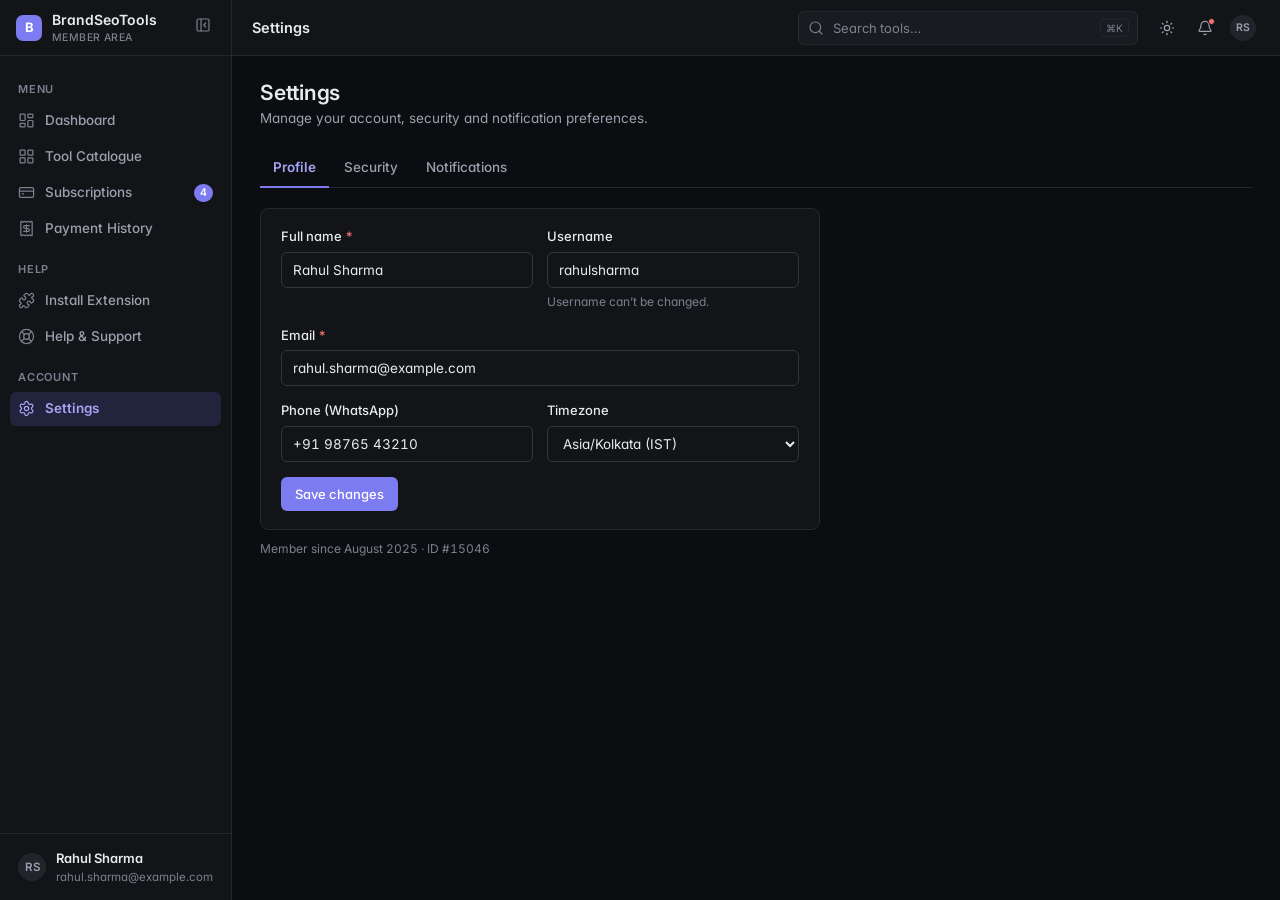
<file: profile.html>
<!DOCTYPE html>
<html lang="en">
<head>
<meta charset="utf-8">
<meta name="viewport" content="width=device-width, initial-scale=1">
<title>Settings — BrandSeoTools</title>
<script>if(localStorage.getItem("bst-theme")!=="\"light\"")document.documentElement.classList.add("dark")</script><link rel="preconnect" href="https://fonts.googleapis.com"><link rel="preconnect" href="https://fonts.gstatic.com" crossorigin><link href="https://fonts.googleapis.com/css2?family=Inter:wght@400;500;600;700&display=swap" rel="stylesheet"><link rel="stylesheet" href="assets/css/styles.css">
</head>
<body data-page="profile" data-title="Settings">
<main id="page">
  <div class="page-head"><div><h1>Settings</h1><p class="sub">Manage your account, security and notification preferences.</p></div></div>

  <div class="tabs" role="tablist">
    <button class="tab on" data-tab="profile" role="tab">Profile</button>
    <button class="tab" data-tab="security" role="tab">Security</button>
    <button class="tab" data-tab="notif" role="tab">Notifications</button>
  </div>

  <div data-pane="profile">
    <div class="card" style="max-width:560px"><div class="card-pad">
      <form id="pf-form" novalidate>
        <div class="form-row">
          <div class="field"><label for="pf-name">Full name <span class="req">*</span></label><input id="pf-name" type="text" value="Rahul Sharma" autocomplete="name"><div class="err">Please enter your name</div></div>
          <div class="field"><label for="pf-user">Username</label><input id="pf-user" type="text" value="rahulsharma" disabled><div class="hint">Username can’t be changed.</div></div>
        </div>
        <div class="field"><label for="pf-email">Email <span class="req">*</span></label><input id="pf-email" type="email" value="rahul.sharma@example.com" autocomplete="email"><div class="err">Enter a valid email address</div></div>
        <div class="form-row">
          <div class="field"><label for="pf-phone">Phone (WhatsApp)</label><input id="pf-phone" type="tel" value="+91 98765 43210" autocomplete="tel"></div>
          <div class="field"><label for="pf-tz">Timezone</label><select id="pf-tz"><option>Asia/Kolkata (IST)</option><option>Asia/Dubai (GST)</option><option>Europe/London (GMT)</option></select></div>
        </div>
        <button class="btn btn-primary" type="submit">Save changes</button>
      </form>
    </div></div>
    <p class="xs faint" style="margin-top:10px">Member since August 2025 · ID #15046</p>
  </div>

  <div data-pane="security" style="display:none">
    <div class="grid-2" style="align-items:start">
      <div class="card"><div class="card-pad">
        <h3 style="margin-bottom:14px">Change password</h3>
        <form id="pw-form" novalidate>
          <div class="field"><label for="pw-cur">Current password <span class="req">*</span></label><input id="pw-cur" type="password" autocomplete="current-password"><div class="err">Enter your current password (min 6 characters)</div></div>
          <div class="field"><label for="pw-new">New password <span class="req">*</span></label><input id="pw-new" type="password" autocomplete="new-password"><div class="err">Minimum 8 characters</div></div>
          <div class="field"><label for="pw-confirm">Confirm new password <span class="req">*</span></label><input id="pw-confirm" type="password" autocomplete="new-password"><div class="err">Passwords don’t match</div></div>
          <button class="btn btn-primary" type="submit">Update password</button>
        </form>
      </div></div>
      <div class="card"><div class="card-pad">
        <h3 style="margin-bottom:4px">Sessions & sign-in</h3>
        <div class="set-row"><div><b>Sign out other devices</b><p>Ends sessions everywhere except this browser.</p></div><button class="btn btn-secondary btn-sm" id="btn-revoke">Sign out others</button></div>
        <div class="set-row"><div><b>Two-factor authentication</b><p>Not available yet — the production site doesn’t support it.</p></div><span class="badge b-neutral">Coming soon</span></div>
        <div class="set-row" style="border-bottom:0"><div><b>This device</b><p>Chrome on Windows · signed in since today, 09:41 IST</p></div><span class="badge b-active">Current</span></div>
      </div></div>
    </div>
  </div>

  <div data-pane="notif" style="display:none">
    <div class="card" style="max-width:560px"><div class="card-pad">
      <h3 style="margin-bottom:4px">Notification preferences</h3>
      <div class="set-row"><div><b>Expiry reminders</b><p>Email + in-app alerts at 7 and 2 days before a subscription ends.</p></div><label class="switch"><input type="checkbox" checked data-pref><span class="sl"></span></label></div>
      <div class="set-row"><div><b>Payment receipts</b><p>Email a copy of every invoice to your address.</p></div><label class="switch"><input type="checkbox" checked data-pref><span class="sl"></span></label></div>
      <div class="set-row"><div><b>New tool announcements</b><p>Know when tools are added to the catalogue.</p></div><label class="switch"><input type="checkbox" checked data-pref><span class="sl"></span></label></div>
      <div class="set-row" style="border-bottom:0"><div><b>WhatsApp alerts</b><p>Urgent expiry and access alerts over WhatsApp.</p></div><label class="switch"><input type="checkbox" data-pref><span class="sl"></span></label></div>
    </div></div>
  </div>
</main>
<script src="assets/js/icons.js"></script>
<script src="assets/js/mock-data.js"></script>
<script src="assets/js/product-images.js"></script><script src="assets/js/app.js"></script>
</body>
</html>
</file>
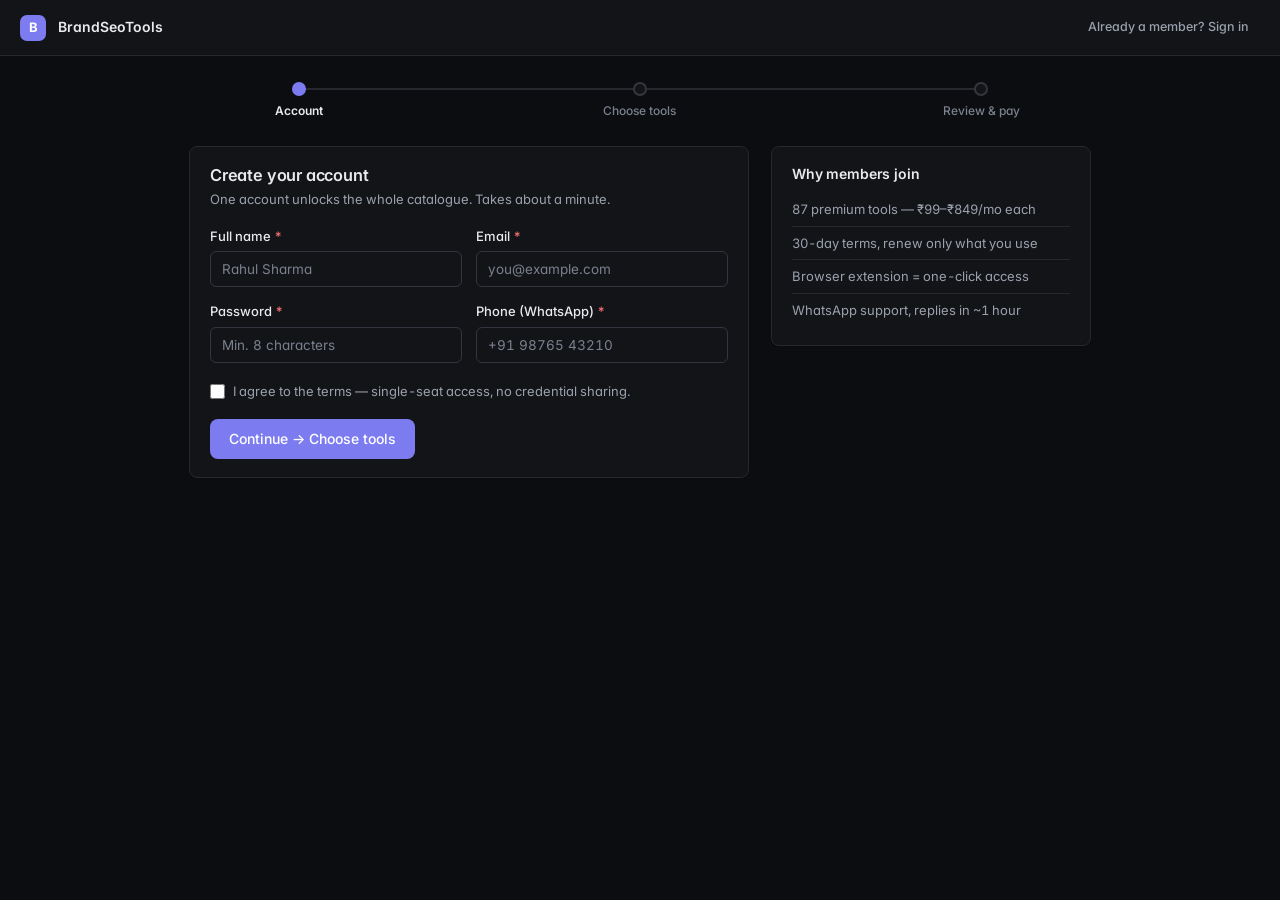
<file: signup.html>
<!DOCTYPE html>
<html lang="en">
<head>
<meta charset="utf-8">
<meta name="viewport" content="width=device-width, initial-scale=1">
<title>Choose your tools — BrandSeoTools</title>
<script>if(localStorage.getItem("bst-theme")!=="\"light\"")document.documentElement.classList.add("dark")</script><link rel="preconnect" href="https://fonts.googleapis.com"><link rel="preconnect" href="https://fonts.gstatic.com" crossorigin><link href="https://fonts.googleapis.com/css2?family=Inter:wght@400;500;600;700&display=swap" rel="stylesheet"><link rel="stylesheet" href="assets/css/styles.css">
</head>
<body data-page="signup">
<main class="main" style="min-height:100vh">
    <header class="topbar" style="position:static">
      <span class="sb-logo">B</span><span style="font-weight:600">BrandSeoTools</span>
      <span style="flex:1"></span>
      <a class="btn btn-ghost btn-sm" href="login.html">Already a member? Sign in</a>
    </header>
    <div class="content" id="checkout-view" style="max-width:1080px">
      <div class="steps-bar">
        <div class="stp on"><span class="dot"></span><span>Account</span></div>
        <div class="stp"><span class="dot"></span><span>Choose tools</span></div>
        <div class="stp"><span class="dot"></span><span>Review & pay</span></div>
      </div>

      <!-- STEP 1: account -->
      <div id="step-1">
        <div class="signup-layout su-narrow">
          <div class="card"><div class="card-pad">
            <h3 style="margin-bottom:4px">Create your account</h3>
            <p class="small muted" style="margin-bottom:18px">One account unlocks the whole catalogue. Takes about a minute.</p>
            <form id="su-form" novalidate>
              <div class="form-row">
                <div class="field"><label for="su-name">Full name <span class="req">*</span></label><input id="su-name" type="text" placeholder="Rahul Sharma" autocomplete="name" required><div class="err">Enter your name</div></div>
                <div class="field"><label for="su-email">Email <span class="req">*</span></label><input id="su-email" type="email" placeholder="you@example.com" autocomplete="email" required><div class="err">Enter a valid email</div></div>
              </div>
              <div class="form-row">
                <div class="field"><label for="su-pass">Password <span class="req">*</span></label><input id="su-pass" type="password" placeholder="Min. 8 characters" autocomplete="new-password" required><div class="err">Minimum 8 characters</div></div>
                <div class="field"><label for="su-phone">Phone (WhatsApp) <span class="req">*</span></label><input id="su-phone" type="tel" placeholder="+91 98765 43210" autocomplete="tel" required><div class="err">Required for support & verification</div></div>
              </div>
              <label class="check" style="margin:4px 0 18px"><input type="checkbox" required>I agree to the terms — single-seat access, no credential sharing.</label>
              <button class="btn btn-primary btn-lg" type="submit">Continue → Choose tools</button>
            </form>
          </div></div>
          <div class="card"><div class="card-pad">
            <h3 style="margin-bottom:10px;font-size:14px">Why members join</h3>
            <ul class="req-list">
              <li>87 premium tools — ₹99–₹849/mo each</li>
              <li>30-day terms, renew only what you use</li>
              <li>Browser extension = one-click access</li>
              <li>WhatsApp support, replies in ~1 hour</li>
            </ul>
          </div></div>
        </div>
      </div>

      <!-- STEP 2: choose tools -->
      <div id="step-2" style="display:none">
        <div class="page-head" style="margin-bottom:14px"><div><h1 style="font-size:19px">Choose your tools</h1><p class="sub">Pick as many as you like — each is a separate 30-day subscription. You can add or drop tools anytime.</p></div>
        <span class="badge b-accent" id="pick-count">0 selected</span></div>
        <div class="signup-layout">
          <div>
            <div class="toolbar" style="margin-bottom:12px">
              <div class="search"><svg class="ic" viewBox="0 0 24 24" fill="none" stroke="currentColor" stroke-width="1.75" stroke-linecap="round"><circle cx="11" cy="11" r="8"/><path d="m21 21-4.35-4.35"/></svg><input id="su-q" type="search" placeholder="Search 87 tools…" aria-label="Search tools"></div>
            </div>
            <div class="chip-row" id="su-chips" style="margin-bottom:14px"></div>
            <div class="pick-grid" id="pick-grid"></div>
          </div>
          <div class="card summary"><div class="card-pad">
            <h3 style="margin-bottom:6px;font-size:14px">Your order</h3>
            <div id="sum-items"></div>
            <div class="sum-line"><span>Subtotal</span><span class="tnum" id="sum-sub">₹0</span></div>
            <div class="sum-line" id="sum-disc-row" style="display:none;color:var(--success)"><span>Coupon</span><span id="sum-disc"></span></div>
            <div class="sum-line total"><span>Due today</span><span id="sum-total">₹0</span></div>
            <form id="coupon-form" style="display:flex;gap:8px;margin-top:12px">
              <input class="input" id="coupon" placeholder="Coupon code" style="height:32px" aria-label="Coupon code">
              <button class="btn btn-secondary btn-sm" type="submit">Apply</button>
            </form>
            <div class="xs" id="coupon-msg" style="margin-top:6px;min-height:14px"></div>
            <p class="xs faint" style="margin-top:8px">Demo coupon: <b>SAVE10</b></p>
            <div style="display:flex;gap:8px;margin-top:14px">
              <button class="btn btn-ghost btn-sm" id="back-2">← Back</button>
              <button class="btn btn-primary" id="to-step3" style="flex:1" disabled>Review order →</button>
            </div>
          </div></div>
        </div>
      </div>

      <!-- STEP 3: review & pay -->
      <div id="step-3" style="display:none">
        <div class="signup-layout">
          <div>
            <div class="card section"><div class="card-pad">
              <h3 style="margin-bottom:8px">Payment method</h3>
              <p class="small muted" style="margin-bottom:14px">Simulated checkout — no real charge is made.</p>
              <label class="payopt sel"><input type="radio" name="pay" checked><span><b>UPI</b><span>GPay, PhonePe, Paytm — instant confirmation</span></span></label>
              <label class="payopt"><input type="radio" name="pay"><span><b>Card</b><span>Visa, Mastercard, RuPay via Razorpay</span></span></label>
              <label class="payopt"><input type="radio" name="pay"><span><b>PayPal</b><span>International cards & PayPal balance</span></span></label>
            </div></div>
            <div class="card"><div class="card-pad">
              <h3 style="margin-bottom:10px">Order details</h3>
              <div id="sum-review"></div>
            </div></div>
          </div>
          <div class="card summary"><div class="card-pad">
            <div class="sum-line"><span>Subtotal</span><span class="tnum" id="sum-sub2">—</span></div>
            <div class="sum-line total"><span>Due today</span><span id="sum-total2">—</span></div>
            <button class="btn btn-primary btn-lg btn-block" id="pay-btn" style="margin-top:12px">Pay securely</button>
            <p class="xs faint" style="margin-top:10px;text-align:center">All tools renew manually every 30 days.<br>No auto-billing, cancel anytime.</p>
            <div style="display:flex;gap:8px;margin-top:10px"><button class="btn btn-ghost btn-sm" id="back-3">← Back to tools</button></div>
          </div></div>
        </div>
      </div>
    </div>

    <!-- success -->
    <div class="content" id="success-view" style="display:none;max-width:520px;text-align:center;padding-top:80px">
      <span class="eic" style="width:52px;height:52px;border-radius:14px;background:var(--success-soft);color:var(--success);display:grid;place-items:center;margin:0 auto 16px">
        <svg class="ic" width="26" height="26" viewBox="0 0 24 24" fill="none" stroke="currentColor" stroke-width="2" stroke-linecap="round"><path d="M20 6 9 17l-5-5"/></svg>
      </span>
      <h1 style="font-size:22px;margin-bottom:6px">You’re in.</h1>
      <p class="muted" style="margin-bottom:24px">Your tools are ready. Install the extension to access them in one click, or open the dashboard to start now.</p>
      <div style="display:flex;gap:10px;justify-content:center">
        <a class="btn btn-secondary" href="extension.html">Install extension</a>
        <a class="btn btn-primary" href="dashboard.html">Go to dashboard</a>
      </div>
    </div>
</main>
<script src="assets/js/icons.js"></script>
<script src="assets/js/mock-data.js"></script>
<script src="assets/js/product-images.js"></script><script src="assets/js/app.js"></script>
</body>
</html>
</file>
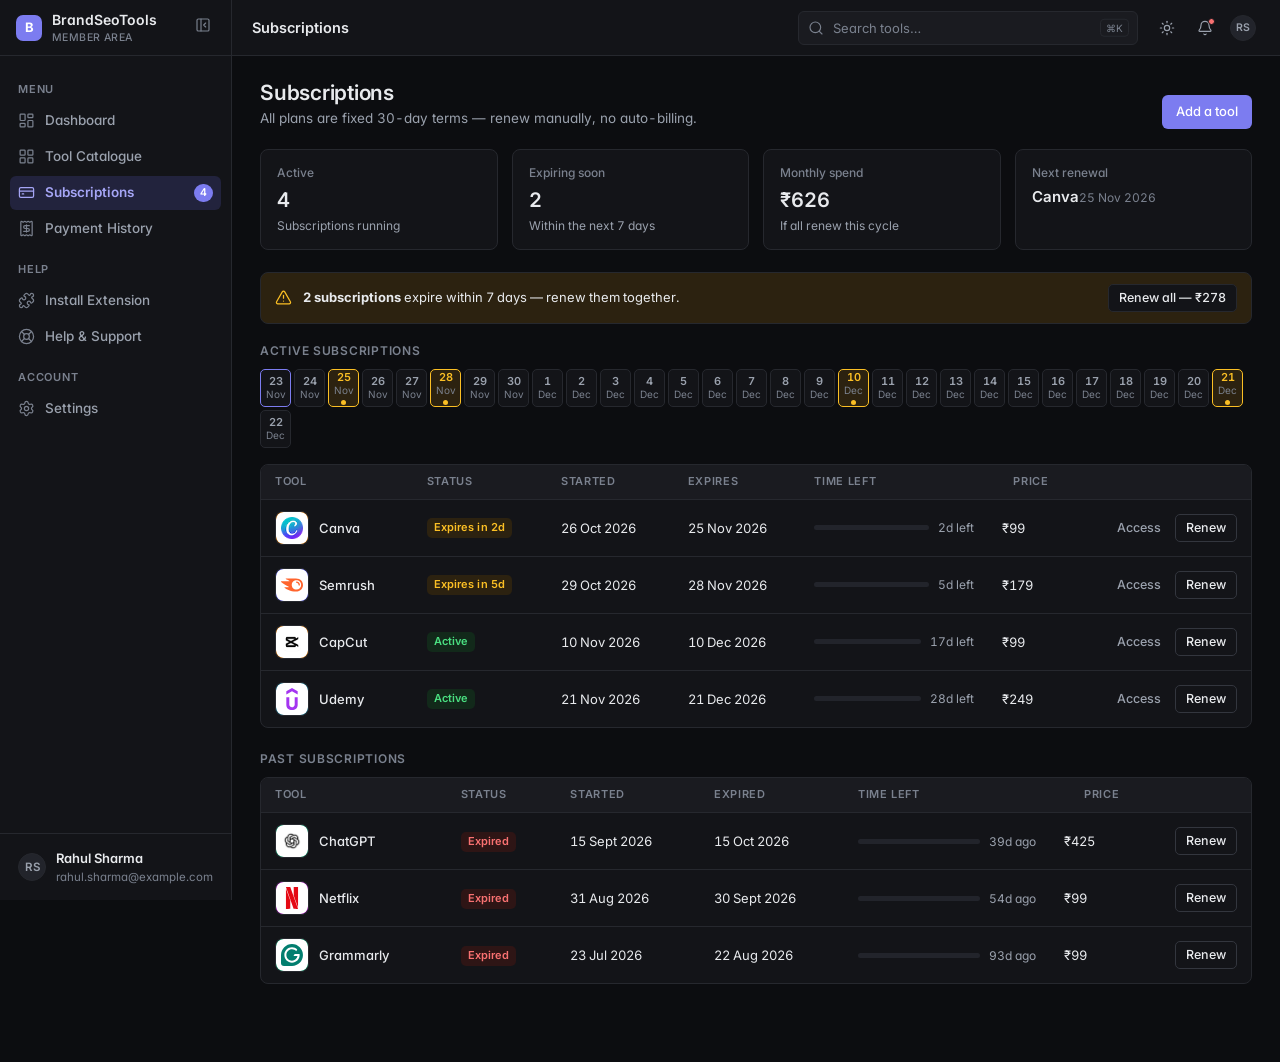
<file: subscriptions.html>
<!DOCTYPE html>
<html lang="en">
<head>
<meta charset="utf-8">
<meta name="viewport" content="width=device-width, initial-scale=1">
<title>Subscriptions — BrandSeoTools</title>
<script>if(localStorage.getItem("bst-theme")!=="\"light\"")document.documentElement.classList.add("dark")</script><link rel="preconnect" href="https://fonts.googleapis.com"><link rel="preconnect" href="https://fonts.gstatic.com" crossorigin><link href="https://fonts.googleapis.com/css2?family=Inter:wght@400;500;600;700&display=swap" rel="stylesheet"><link rel="stylesheet" href="assets/css/styles.css">
</head>
<body data-page="subscriptions" data-title="Subscriptions">
<main id="page">
  <div class="page-head">
    <div><h1>Subscriptions</h1><p class="sub">All plans are fixed 30-day terms — renew manually, no auto-billing.</p></div>
    <div class="page-head-actions"><a class="btn btn-primary" href="products.html">Add a tool</a></div>
  </div>

  <div class="stat-row">
    <div class="stat"><span class="k">Active</span><div class="v" id="ss-active"></div><div class="s">Subscriptions running</div></div>
    <div class="stat"><span class="k">Expiring soon</span><div class="v" id="ss-expiring"></div><div class="s">Within the next 7 days</div></div>
    <div class="stat"><span class="k">Monthly spend</span><div class="v" id="ss-spend"></div><div class="s">If all renew this cycle</div></div>
    <div class="stat"><span class="k">Next renewal</span><div class="v small" id="ss-next" style="font-size:15px;line-height:1.4"></div></div>
  </div>

  <div id="subs-banner"></div>

  <div class="section">
    <div class="section-title">Active subscriptions</div>
    <div class="cal-strip" id="cal-strip"></div>
    <div class="tbl-wrap"><table class="tbl">
      <thead><tr><th>Tool</th><th>Status</th><th>Started</th><th>Expires</th><th>Time left</th><th class="r">Price</th><th></th></tr></thead>
      <tbody id="sub-active"></tbody>
    </table></div>
  </div>

  <div class="section">
    <div class="section-title">Past subscriptions</div>
    <div class="tbl-wrap"><table class="tbl">
      <thead><tr><th>Tool</th><th>Status</th><th>Started</th><th>Expired</th><th>Time left</th><th class="r">Price</th><th></th></tr></thead>
      <tbody id="sub-past"></tbody>
    </table></div>
  </div>
</main>
<script src="assets/js/icons.js"></script>
<script src="assets/js/mock-data.js"></script>
<script src="assets/js/product-images.js"></script><script src="assets/js/app.js"></script>
</body>
</html>
</file>
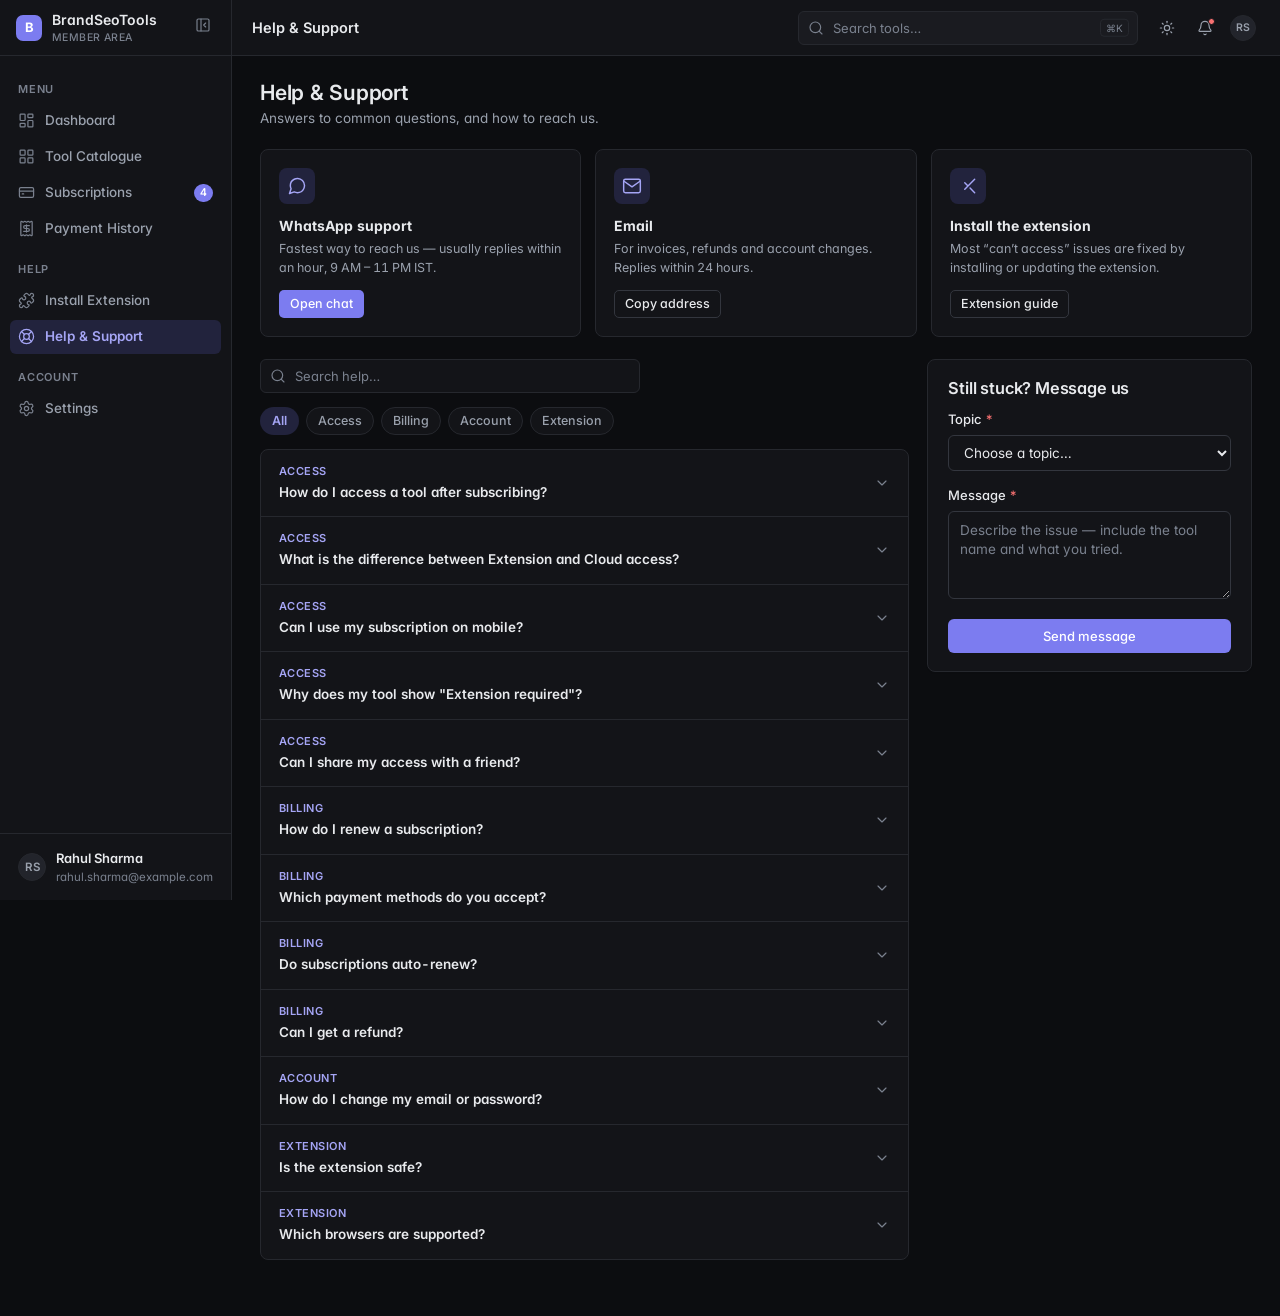
<file: support.html>
<!DOCTYPE html>
<html lang="en">
<head>
<meta charset="utf-8">
<meta name="viewport" content="width=device-width, initial-scale=1">
<title>Help & Support — BrandSeoTools</title>
<script>if(localStorage.getItem("bst-theme")!=="\"light\"")document.documentElement.classList.add("dark")</script><link rel="preconnect" href="https://fonts.googleapis.com"><link rel="preconnect" href="https://fonts.gstatic.com" crossorigin><link href="https://fonts.googleapis.com/css2?family=Inter:wght@400;500;600;700&display=swap" rel="stylesheet"><link rel="stylesheet" href="assets/css/styles.css">
</head>
<body data-page="support" data-title="Help & Support">
<main id="page">
  <div class="page-head"><div><h1>Help & Support</h1><p class="sub">Answers to common questions, and how to reach us.</p></div></div>

  <div class="contact-grid section">
    <div class="contact-card">
      <span class="eic"><svg class="ic ic-20" viewBox="0 0 24 24" fill="none" stroke="currentColor" stroke-width="1.75" stroke-linecap="round" stroke-linejoin="round"><path d="M21 11.5a8.38 8.38 0 0 1-.9 3.8 8.5 8.5 0 0 1-7.6 4.7 8.38 8.38 0 0 1-3.8-.9L3 21l1.9-5.7a8.38 8.38 0 0 1-.9-3.8 8.5 8.5 0 0 1 4.7-7.6 8.38 8.38 0 0 1 3.8-.9h.5a8.48 8.48 0 0 1 8 8v.5z"/></svg></span>
      <b>WhatsApp support</b><p>Fastest way to reach us — usually replies within an hour, 9 AM – 11 PM IST.</p>
      <button class="btn btn-primary btn-sm" onclick="App.toast('WhatsApp chat is simulated in this prototype','info')">Open chat</button>
    </div>
    <div class="contact-card">
      <span class="eic"><svg class="ic ic-20" viewBox="0 0 24 24" fill="none" stroke="currentColor" stroke-width="1.75" stroke-linecap="round" stroke-linejoin="round"><path d="M4 4h16c1.1 0 2 .9 2 2v12c0 1.1-.9 2-2 2H4c-1.1 0-2-.9-2-2V6c0-1.1.9-2 2-2z"/><path d="m22 6-10 7L2 6"/></svg></span>
      <b>Email</b><p>For invoices, refunds and account changes. Replies within 24 hours.</p>
      <button class="btn btn-secondary btn-sm" data-copy="support@brandseotool.com" onclick="navigator.clipboard.writeText('support@brandseotool.com');App.toast('Email copied')">Copy address</button>
    </div>
    <div class="contact-card">
      <span class="eic"><svg class="ic ic-20" viewBox="0 0 24 24" fill="none" stroke="currentColor" stroke-width="1.75" stroke-linecap="round" stroke-linejoin="round"><path d="M20 4 8.12 15.88M14.47 14.48 20 20M8.12 8.12 12 12"/></svg></span>
      <b>Install the extension</b><p>Most “can’t access” issues are fixed by installing or updating the extension.</p>
      <a class="btn btn-secondary btn-sm" href="extension.html">Extension guide</a>
    </div>
  </div>

  <div class="grid-23">
    <div>
      <div class="toolbar">
        <div class="search"><svg class="ic" viewBox="0 0 24 24" fill="none" stroke="currentColor" stroke-width="1.75" stroke-linecap="round"><circle cx="11" cy="11" r="8"/><path d="m21 21-4.35-4.35"/></svg><input id="fq" type="search" placeholder="Search help…" aria-label="Search help articles"></div>
      </div>
      <div class="chip-row" id="faq-chips" style="margin-bottom:14px"></div>
      <div class="faq" id="faq-list"></div>
    </div>
    <div>
      <div class="card"><div class="card-pad">
        <h3 style="margin-bottom:12px">Still stuck? Message us</h3>
        <form id="contact-form" novalidate>
          <div class="field"><label for="cf-subject">Topic <span class="req">*</span></label>
            <select id="cf-subject"><option value="">Choose a topic…</option><option>Can’t access a tool</option><option>Payment or invoice</option><option>Renewal question</option><option>Account & login</option><option>Something else</option></select>
            <div class="err">Please choose a topic</div></div>
          <div class="field"><label for="cf-msg">Message <span class="req">*</span></label><textarea id="cf-msg" placeholder="Describe the issue — include the tool name and what you tried."></textarea><div class="err">Tell us a bit more (min 10 characters)</div></div>
          <button class="btn btn-primary btn-block" type="submit">Send message</button>
        </form>
      </div></div>
    </div>
  </div>
</main>
<script src="assets/js/icons.js"></script>
<script src="assets/js/mock-data.js"></script>
<script src="assets/js/product-images.js"></script><script src="assets/js/app.js"></script>
</body>
</html>
</file>
<file: assets/css/styles.css>
/* BrandSeoTools mockup — design system & layout
   Quiet, dense SaaS. Borders do grouping, not shadows. */

:root{
  --bg:#fafbfc; --surface:#ffffff; --surface-2:#f4f5f7; --surface-3:#eceef1;
  --border:#e4e6ea; --border-strong:#d2d5da;
  --text:#16181d; --text-2:#5c6370; --text-3:#8b919c;
  --accent:#5b5bd6; --accent-hover:#4f4fc8; --accent-soft:#eeeeff; --accent-text:#4747c2;
  --success:#15803d; --success-soft:#e6f4ea;
  --warning:#b45309; --warning-soft:#fdf3e4;
  --danger:#b91c1c;  --danger-soft:#fbeaea;
  --info:#0369a1;    --info-soft:#e8f4fb;
  --ring:rgba(91,91,214,.45);
  --shadow-sm:0 1px 2px rgb(0 0 0/.04);
  --shadow-md:0 8px 24px rgb(0 0 0/.12);
  --r-sm:6px; --r-md:8px; --r-lg:10px;
  --sidebar-w:232px; --sidebar-w-c:60px; --topbar-h:56px;
  --cat-seo:#6366f1; --cat-ai:#0e9f6e; --cat-design:#d97706; --cat-learn:#0e7490;
  --cat-stream:#c026d3; --cat-util:#64748b; --cat-bundle:#5b5bd6;
}
.dark{
  --bg:#0c0d10; --surface:#131418; --surface-2:#1a1b20; --surface-3:#22242b;
  --border:#26282e; --border-strong:#33363e;
  --text:#e8eaed; --text-2:#9aa1ad; --text-3:#7a818e;
  --accent:#7c7cf0; --accent-hover:#8f8ff4; --accent-soft:#22233d; --accent-text:#a5a5f5;
  --success:#4ade80; --success-soft:#12291a;
  --warning:#fbbf24; --warning-soft:#2c2210;
  --danger:#f87171;  --danger-soft:#2e1515;
  --info:#7dd3fc;    --info-soft:#0e2434;
  --shadow-md:0 8px 24px rgb(0 0 0/.4);
}
*{box-sizing:border-box;margin:0;padding:0}
html{-webkit-text-size-adjust:100%}
body{background:var(--bg);color:var(--text);font:400 14px/1.45 "Inter","Segoe UI",system-ui,-apple-system,sans-serif;font-feature-settings:"cv11","tnum" on}
a{color:var(--accent-text);text-decoration:none}
a:hover{text-decoration:underline}
button{font:inherit;color:inherit;background:none;border:0;cursor:pointer}
input,select,textarea{font:inherit;color:var(--text)}
::placeholder{color:var(--text-3)}
:focus-visible{outline:2px solid var(--ring);outline-offset:2px;border-radius:4px}
h1,h2,h3,h4{font-weight:600;line-height:1.25;letter-spacing:-.011em}
.ic{width:16px;height:16px;flex:none;stroke-width:1.75}
.ic-20{width:20px;height:20px}
.tnum{font-variant-numeric:tabular-nums}
.muted{color:var(--text-2)} .faint{color:var(--text-3)} .small{font-size:13px} .xs{font-size:12px}
.hr{border:0;border-top:1px solid var(--border);margin:16px 0}

/* ---------- App shell ---------- */
.app{display:grid;grid-template-columns:var(--sidebar-w) minmax(0,1fr);min-height:100vh}
.app.sb-collapsed{grid-template-columns:var(--sidebar-w-c) minmax(0,1fr)}
.sidebar{position:sticky;top:0;height:100vh;background:var(--surface);border-right:1px solid var(--border);display:flex;flex-direction:column;z-index:40}
.sb-brand{display:flex;align-items:center;gap:10px;padding:0 16px;height:var(--topbar-h);border-bottom:1px solid var(--border);flex:none}
.sb-logo{width:26px;height:26px;border-radius:7px;background:var(--accent);color:#fff;display:grid;place-items:center;font-weight:700;font-size:13px;flex:none}
.sb-name{font-weight:600;font-size:14px;white-space:nowrap;overflow:hidden}
.sb-name span{display:block;font-size:10.5px;color:var(--text-3);font-weight:500;letter-spacing:.04em}
.sb-nav{flex:1;overflow-y:auto;padding:12px 10px}
.sb-sec{font-size:11px;font-weight:600;letter-spacing:.07em;text-transform:uppercase;color:var(--text-3);padding:14px 8px 6px}
.sb-item{display:flex;align-items:center;gap:10px;height:34px;padding:0 8px;border-radius:var(--r-sm);color:var(--text-2);font-size:13.5px;font-weight:500;margin-bottom:2px;position:relative}
.sb-item .ic{width:17px;height:17px;color:var(--text-3)}
.sb-item:hover{background:var(--surface-2);color:var(--text);text-decoration:none}
.sb-item.active{background:var(--accent-soft);color:var(--accent-text);font-weight:600}
.sb-item.active .ic{color:var(--accent-text)}
.sb-item .sb-badge{margin-left:auto;background:var(--accent);color:#fff;font-size:10.5px;font-weight:600;border-radius:99px;padding:1px 6px}
.sb-foot{border-top:1px solid var(--border);padding:10px}
.sb-user{display:flex;align-items:center;gap:10px;padding:6px 8px;border-radius:var(--r-sm);width:100%;text-align:left}
.sb-user:hover{background:var(--surface-2)}
.avatar{width:28px;height:28px;border-radius:50%;background:var(--surface-3);border:1px solid var(--border);display:grid;place-items:center;font-size:11.5px;font-weight:600;color:var(--text-2);flex:none}
.sb-user-meta{min-width:0;line-height:1.25}
.sb-user-meta b{display:block;font-size:13px;font-weight:600;white-space:nowrap;overflow:hidden;text-overflow:ellipsis}
.sb-user-meta span{font-size:11.5px;color:var(--text-3)}
.sb-collapsed .sb-name,.sb-collapsed .sb-sec,.sb-collapsed .sb-item span,.sb-collapsed .sb-item .sb-badge,.sb-collapsed .sb-user-meta{display:none}
.sb-collapsed .sb-item{justify-content:center;padding:0}
.sb-collapsed .sb-brand{justify-content:center;padding:0}
.sb-collapsed .sb-user{justify-content:center}
.sb-toggle{margin-left:auto;color:var(--text-3);padding:4px;border-radius:5px}
.sb-toggle:hover{background:var(--surface-2);color:var(--text-2)}
.sb-collapsed .sb-toggle{margin:0}

.main{display:flex;flex-direction:column;min-width:0}
.topbar{height:var(--topbar-h);background:var(--surface);border-bottom:1px solid var(--border);display:flex;align-items:center;gap:12px;padding:0 20px;position:sticky;top:0;z-index:30}
.tb-title{font-size:14.5px;font-weight:600;white-space:nowrap}
.tb-crumb{display:flex;align-items:center;gap:6px;color:var(--text-3);font-size:13px}
.tb-crumb .ic{width:14px;height:14px}
.tb-search{position:relative;margin-left:auto;width:min(340px,38%)}
.tb-search .ic{position:absolute;left:10px;top:50%;transform:translateY(-50%);color:var(--text-3)}
.tb-search input{width:100%;height:34px;padding:0 12px 0 34px;border:1px solid var(--border);border-radius:var(--r-sm);background:var(--surface-2);font-size:13px}
.tb-search input:focus{background:var(--surface);border-color:var(--accent);outline:none;box-shadow:0 0 0 3px var(--ring)}
.tb-actions{display:flex;align-items:center;gap:4px}
.icon-btn{width:34px;height:34px;border-radius:var(--r-sm);display:grid;place-items:center;color:var(--text-2);position:relative}
.icon-btn:hover{background:var(--surface-2);color:var(--text)}
.icon-btn .dot{position:absolute;top:7px;right:7px;width:7px;height:7px;border-radius:50%;background:var(--danger);border:1.5px solid var(--surface)}
.tb-menu-btn{display:none}
.content{flex:1;padding:24px 28px 56px;max-width:1240px;width:100%;margin:0 auto}
.sb-backdrop{display:none}

/* ---------- Page headers ---------- */
.page-head{display:flex;align-items:flex-end;justify-content:space-between;gap:16px;margin-bottom:20px;flex-wrap:wrap}
.page-head h1{font-size:21px}
.page-head .sub{color:var(--text-2);font-size:13.5px;margin-top:3px}
.page-head-actions{display:flex;gap:8px;align-items:center}

/* ---------- Buttons ---------- */
.btn{display:inline-flex;align-items:center;justify-content:center;gap:7px;height:34px;padding:0 13px;border-radius:var(--r-sm);font-size:13px;font-weight:500;border:1px solid transparent;white-space:nowrap;user-select:none}
.btn:hover{text-decoration:none}
.btn .ic{width:15px;height:15px}
.btn-primary{background:var(--accent);color:#fff}
.btn-primary:hover{background:var(--accent-hover)}
.btn-secondary{background:var(--surface);border-color:var(--border-strong);color:var(--text)}
.btn-secondary:hover{background:var(--surface-2)}
.btn-ghost{color:var(--text-2)}
.btn-ghost:hover{background:var(--surface-2);color:var(--text)}
.btn-danger-outline{background:var(--surface);border-color:var(--border-strong);color:var(--danger)}
.btn-danger-outline:hover{background:var(--danger-soft)}
.btn-sm{height:28px;padding:0 10px;font-size:12.5px;border-radius:5px}
.btn-lg{height:40px;padding:0 18px;font-size:14px;border-radius:var(--r-md)}
.btn-block{width:100%}
.btn[disabled]{opacity:.5;cursor:not-allowed}

/* ---------- Cards / panels ---------- */
.card{background:var(--surface);border:1px solid var(--border);border-radius:var(--r-md);box-shadow:var(--shadow-sm)}
.card-pad{padding:18px 20px}
.card-head{display:flex;align-items:center;justify-content:space-between;gap:12px;padding:13px 20px;border-bottom:1px solid var(--border)}
.card-head h3{font-size:14px;font-weight:600}
.card-head .link{font-size:12.5px}
.section{margin-bottom:22px}
.section-title{font-size:12px;font-weight:600;letter-spacing:.06em;text-transform:uppercase;color:var(--text-3);margin-bottom:10px;display:flex;align-items:center;gap:8px}
.grid-2{display:grid;grid-template-columns:1fr 1fr;gap:18px}
.grid-23{display:grid;grid-template-columns:minmax(0,2fr) minmax(0,1fr);gap:18px}

/* ---------- Badges / pills ---------- */
.badge{display:inline-flex;align-items:center;gap:5px;font-size:11px;font-weight:600;border-radius:5px;padding:2px 7px;letter-spacing:.01em;white-space:nowrap}
.badge .ic{width:11px;height:11px;stroke-width:2}
.b-active{background:var(--success-soft);color:var(--success)}
.b-expiring{background:var(--warning-soft);color:var(--warning)}
.b-expired{background:var(--danger-soft);color:var(--danger)}
.b-neutral{background:var(--surface-2);color:var(--text-2)}
.b-info{background:var(--info-soft);color:var(--info)}
.b-accent{background:var(--accent-soft);color:var(--accent-text)}
.b-refund{background:var(--surface-2);color:var(--text-2)}

/* ---------- Chips / filter bar ---------- */
.chip{display:inline-flex;align-items:center;gap:6px;height:28px;padding:0 11px;border:1px solid var(--border);border-radius:99px;font-size:12.5px;font-weight:500;color:var(--text-2);background:var(--surface);white-space:nowrap}
.chip:hover{background:var(--surface-2)}
.chip.on{background:var(--accent-soft);border-color:transparent;color:var(--accent-text);font-weight:600}
.chip .cnt{font-size:11px;color:var(--text-3);font-weight:500}
.chip.on .cnt{color:var(--accent-text)}
.chip-row{display:flex;gap:7px;flex-wrap:wrap}
.toolbar{display:flex;align-items:center;gap:10px;margin-bottom:14px;flex-wrap:wrap}
.toolbar .search{position:relative;flex:1;min-width:200px;max-width:380px}
.toolbar .search .ic{position:absolute;left:10px;top:50%;transform:translateY(-50%);color:var(--text-3)}
.toolbar .search input{width:100%;height:34px;padding:0 12px 0 34px;border:1px solid var(--border);border-radius:var(--r-sm);background:var(--surface);font-size:13px}
.toolbar .search input:focus{border-color:var(--accent);outline:none;box-shadow:0 0 0 3px var(--ring)}
.toolbar .grow{flex:1}
.select{height:34px;padding:0 30px 0 11px;border:1px solid var(--border);border-radius:var(--r-sm);background:var(--surface) url('data:image/svg+xml,<svg xmlns="http://www.w3.org/2000/svg" width="12" height="12" viewBox="0 0 24 24" fill="none" stroke="%238b919c" stroke-width="2"><path d="m6 9 6 6 6-6"/></svg>') no-repeat right 10px center;appearance:none;font-size:13px;color:var(--text)}
.select:focus{border-color:var(--accent);outline:none;box-shadow:0 0 0 3px var(--ring)}

/* ---------- Product cards ---------- */
.prod-grid{display:grid;grid-template-columns:repeat(auto-fill,minmax(258px,1fr));gap:14px}
.prod{background:var(--surface);border:1px solid var(--border);border-radius:var(--r-md);padding:15px;display:flex;flex-direction:column;gap:10px;position:relative;transition:border-color .12s}
.prod:hover{border-color:var(--border-strong)}
.prod-top{display:flex;align-items:flex-start;gap:11px}
.picon{width:34px;height:34px;border-radius:8px;display:grid;place-items:center;font-size:12px;font-weight:700;color:#fff;flex:none;letter-spacing:.02em}
.pi-seo{background:var(--cat-seo)} .pi-ai{background:var(--cat-ai)} .pi-design{background:var(--cat-design)}
.pi-learn{background:var(--cat-learn)} .pi-stream{background:var(--cat-stream)} .pi-util{background:var(--cat-util)} .pi-bundle{background:var(--cat-bundle)}
.prod-name{font-size:14px;font-weight:600;line-height:1.2}
.prod-name a{color:var(--text)}
.prod-name a:hover{color:var(--accent-text);text-decoration:none}
.prod-cat{font-size:11.5px;color:var(--text-3);margin-top:2px}
.prod-fav{margin-left:auto;color:var(--text-3);padding:3px;border-radius:5px}
.prod-fav:hover{background:var(--surface-2);color:var(--warning)}
.prod-fav.on{color:var(--warning)}
.prod-fav.on .ic{fill:currentColor}
.prod-desc{font-size:12.5px;color:var(--text-2);line-height:1.45;display:-webkit-box;-webkit-line-clamp:2;-webkit-box-orient:vertical;overflow:hidden;min-height:36px}
.prod-foot{display:flex;align-items:center;justify-content:space-between;margin-top:auto;padding-top:10px;border-top:1px solid var(--border)}
.prod-price{font-size:14px;font-weight:600}
.prod-price span{font-size:11.5px;color:var(--text-3);font-weight:400}
.prod-cta{display:flex;gap:6px}

/* ---------- Tables ---------- */
.tbl-wrap{border:1px solid var(--border);border-radius:var(--r-md);background:var(--surface);overflow:hidden}
table.tbl{width:100%;border-collapse:collapse;font-size:13px}
.tbl th{text-align:left;font-size:11px;font-weight:600;letter-spacing:.06em;text-transform:uppercase;color:var(--text-3);padding:9px 14px;background:var(--surface-2);border-bottom:1px solid var(--border);white-space:nowrap}
.tbl td{padding:11px 14px;border-bottom:1px solid var(--border);vertical-align:middle}
.tbl tr:last-child td{border-bottom:0}
.tbl tbody tr{transition:background .1s}
.tbl tbody tr:hover{background:var(--surface-2)}
.tbl .r{text-align:right}
.tbl .t-name{display:flex;align-items:center;gap:10px;font-weight:500}
.tbl .num{font-variant-numeric:tabular-nums}

/* ---------- Progress (days left) ---------- */
.dbar{display:flex;align-items:center;gap:9px;min-width:130px}
.dbar .track{flex:1;height:5px;border-radius:99px;background:var(--surface-3);overflow:hidden}
.dbar .fill{height:100%;border-radius:99px;background:var(--success)}
.dbar.warn .fill{background:var(--warning)}
.dbar.danger .fill{background:var(--danger)}
.dbar .lbl{font-size:12px;color:var(--text-2);white-space:nowrap;font-variant-numeric:tabular-nums}

/* ---------- Alert banner ---------- */
.alert{display:flex;gap:11px;align-items:flex-start;padding:12px 16px;border-radius:var(--r-md);border:1px solid;margin-bottom:18px;font-size:13px}
.alert .ic{width:17px;height:17px;margin-top:1px;flex:none}
.alert b{font-weight:600}
.alert-warn{background:var(--warning-soft);border-color:transparent;color:var(--warning)}
.alert-warn .alert-txt{color:var(--text)}
.alert-info{background:var(--info-soft);border-color:transparent;color:var(--info)}
.alert-info .alert-txt{color:var(--text)}
.alert .alert-x{margin-left:auto;color:inherit;opacity:.7;padding:2px;border-radius:4px}
.alert .alert-x:hover{opacity:1}

/* ---------- Stats strip ---------- */
.stat-row{display:grid;grid-template-columns:repeat(4,1fr);gap:14px;margin-bottom:22px}
.stat{background:var(--surface);border:1px solid var(--border);border-radius:var(--r-md);padding:14px 16px}
.stat .k{font-size:12px;color:var(--text-3);font-weight:500;display:flex;align-items:center;gap:6px}
.stat .v{font-size:20px;font-weight:600;margin-top:5px;font-variant-numeric:tabular-nums}
.stat .v small{font-size:12px;color:var(--text-3);font-weight:400}
.stat .s{font-size:12px;color:var(--text-2);margin-top:2px}

/* ---------- List rows (recent, activity) ---------- */
.rowitem{display:flex;align-items:center;gap:11px;padding:10px 20px;border-bottom:1px solid var(--border);font-size:13px}
.rowitem:last-child{border-bottom:0}
.rowitem .grow{min-width:0}
.rowitem b{font-weight:600;font-size:13.5px;display:block}
.rowitem .sub{font-size:12px;color:var(--text-3)}

/* ---------- Steps ---------- */
.steps{display:flex;flex-direction:column;gap:0}
.step{display:flex;gap:13px;padding:11px 0;position:relative}
.step::before{content:"";position:absolute;left:11px;top:34px;bottom:-4px;width:1px;background:var(--border)}
.step:last-child::before{display:none}
.step .n{width:23px;height:23px;border-radius:50%;background:var(--accent-soft);color:var(--accent-text);font-size:11.5px;font-weight:700;display:grid;place-items:center;flex:none;margin-top:1px}
.step b{font-size:13.5px;font-weight:600;display:block}
.step p{font-size:12.5px;color:var(--text-2);margin-top:2px;line-height:1.5}

/* ---------- Forms ---------- */
.field{margin-bottom:15px}
.field label{display:block;font-size:13px;font-weight:500;margin-bottom:6px}
.field label .req{color:var(--danger)}
.input,.field input,.field select,.field textarea{width:100%;height:36px;padding:0 11px;border:1px solid var(--border-strong);border-radius:var(--r-sm);background:var(--surface);font-size:13.5px}
.field textarea{height:auto;padding:9px 11px;resize:vertical;min-height:88px}
.field input:focus,.field select:focus,.field textarea:focus,.input:focus{border-color:var(--accent);outline:none;box-shadow:0 0 0 3px var(--ring)}
.field .hint{font-size:12px;color:var(--text-3);margin-top:5px}
.field .err{font-size:12px;color:var(--danger);margin-top:5px;display:none}
.field.invalid input,.field.invalid select{border-color:var(--danger)}
.field.invalid input:focus{box-shadow:0 0 0 3px rgba(185,28,28,.25)}
.field.invalid .err{display:block}
.pw-wrap{position:relative}
.pw-wrap .eye{position:absolute;right:8px;top:50%;transform:translateY(-50%);color:var(--text-3);padding:4px;border-radius:5px}
.pw-wrap .eye:hover{color:var(--text-2);background:var(--surface-2)}
.check{display:flex;align-items:center;gap:8px;font-size:13px;color:var(--text-2);cursor:pointer;user-select:none}
.check input{width:15px;height:15px;accent-color:var(--accent);cursor:pointer}
.form-row{display:flex;gap:14px}
.form-row .field{flex:1}

/* ---------- Auth layout ---------- */
.auth{min-height:100vh;display:grid;grid-template-columns:minmax(0,1fr) 460px}
.auth-side{background:var(--surface);border-right:1px solid var(--border);display:flex;flex-direction:column;justify-content:center;padding:56px 72px}
.auth-side .brandmark{display:flex;align-items:center;gap:10px;margin-bottom:44px}
.auth-side h1{font-size:26px;letter-spacing:-.02em;max-width:430px}
.auth-side .lede{color:var(--text-2);font-size:14.5px;margin-top:14px;max-width:410px;line-height:1.6}
.auth-points{margin-top:34px;display:flex;flex-direction:column;gap:14px;max-width:400px}
.auth-pt{display:flex;gap:11px;align-items:flex-start;font-size:13.5px;color:var(--text-2)}
.auth-pt .ic{width:17px;height:17px;color:var(--accent-text);margin-top:1px;flex:none}
.auth-pt b{color:var(--text);font-weight:600}
.auth-main{display:flex;flex-direction:column;align-items:center;justify-content:center;padding:40px 32px;background:var(--bg)}
.auth-card{width:100%;max-width:380px}
.auth-card h2{font-size:20px;margin-bottom:4px}
.auth-card .sub{font-size:13.5px;color:var(--text-2);margin-bottom:24px}
.auth-form{background:var(--surface);border:1px solid var(--border);border-radius:var(--r-lg);padding:26px;box-shadow:var(--shadow-sm)}
.auth-foot{text-align:center;font-size:13px;color:var(--text-2);margin-top:20px}
.demo-note{margin-top:16px;background:var(--info-soft);border-radius:var(--r-sm);padding:9px 12px;font-size:12px;color:var(--info);display:flex;gap:8px;align-items:center}
.demo-note .ic{width:14px;height:14px;flex:none}
.auth-error{display:none;background:var(--danger-soft);color:var(--danger);font-size:12.5px;border-radius:var(--r-sm);padding:9px 12px;margin-bottom:14px}
.auth-error.show{display:block}
.divider{display:flex;align-items:center;gap:12px;color:var(--text-3);font-size:12px;margin:18px 0}
.divider::before,.divider::after{content:"";flex:1;height:1px;background:var(--border)}

/* ---------- Signup steps ---------- */
.steps-bar{display:flex;gap:0;margin-bottom:26px}
.stp{flex:1;text-align:center;position:relative;padding-top:20px}
.stp::before{content:"";position:absolute;top:8px;left:0;right:0;height:2px;background:var(--border)}
.stp .dot{position:absolute;top:2px;left:50%;transform:translateX(-50%);width:14px;height:14px;border-radius:50%;background:var(--surface);border:2px solid var(--border-strong);z-index:1}
.stp span{font-size:12px;color:var(--text-3);font-weight:500}
.stp.on span{color:var(--text);font-weight:600}
.stp.on .dot{border-color:var(--accent);background:var(--accent)}
.stp.done .dot{background:var(--accent);border-color:var(--accent)}
.stp.done::before{background:var(--accent)}
.stp:first-child::before{left:50%}
.stp:last-child::before{right:50%}
.signup-layout{display:grid;grid-template-columns:minmax(0,1fr) 320px;gap:22px;align-items:start}
.summary{position:sticky;top:76px}
.sum-line{display:flex;justify-content:space-between;font-size:13px;padding:7px 0;color:var(--text-2)}
.sum-line.total{border-top:1px solid var(--border);margin-top:6px;padding-top:12px;font-size:15px;font-weight:600;color:var(--text)}
.sum-item{display:flex;align-items:center;gap:9px;padding:8px 0;border-bottom:1px solid var(--border);font-size:13px}
.sum-item:last-child{border-bottom:0}
.sum-item .r{margin-left:auto;font-weight:600;font-variant-numeric:tabular-nums}
.sum-item .rm{color:var(--text-3);padding:3px;border-radius:4px}
.sum-item .rm:hover{color:var(--danger);background:var(--danger-soft)}
.pick-grid{display:grid;grid-template-columns:repeat(auto-fill,minmax(215px,1fr));gap:10px}
.pick{border:1px solid var(--border);border-radius:var(--r-md);padding:12px;display:flex;gap:10px;align-items:flex-start;background:var(--surface);cursor:pointer;transition:border-color .12s,background .12s}
.pick:hover{border-color:var(--border-strong)}
.pick.sel{border-color:var(--accent);background:var(--accent-soft)}
.pick .picon{width:30px;height:30px;font-size:11px;border-radius:7px}
.pick .pn{font-size:13px;font-weight:600}
.pick .pc{font-size:11.5px;color:var(--text-3);margin-top:1px}
.pick .pp{margin-left:auto;font-size:12.5px;font-weight:600;white-space:nowrap}
.pick .pp small{display:block;text-align:right;font-size:10.5px;color:var(--text-3);font-weight:400}
.payopt{display:flex;align-items:center;gap:11px;border:1px solid var(--border);border-radius:var(--r-md);padding:12px 14px;margin-bottom:10px;cursor:pointer;background:var(--surface)}
.payopt:hover{border-color:var(--border-strong)}
.payopt.sel{border-color:var(--accent);background:var(--accent-soft)}
.payopt input{accent-color:var(--accent)}
.payopt b{font-size:13.5px}
.payopt span{display:block;font-size:12px;color:var(--text-3)}

/* ---------- Tabs ---------- */
.tabs{display:flex;gap:2px;border-bottom:1px solid var(--border);margin-bottom:20px}
.tab{padding:9px 13px;font-size:13.5px;font-weight:500;color:var(--text-2);border-bottom:2px solid transparent;margin-bottom:-1px}
.tab:hover{color:var(--text)}
.tab.on{color:var(--accent-text);border-bottom-color:var(--accent);font-weight:600}

/* ---------- Dropdowns / menus ---------- */
.menu{position:absolute;top:calc(100% + 6px);right:0;min-width:210px;background:var(--surface);border:1px solid var(--border);border-radius:var(--r-md);box-shadow:var(--shadow-md);padding:5px;z-index:60;opacity:0;transform:translateY(-4px);pointer-events:none;transition:opacity .12s,transform .12s}
.menu.open{opacity:1;transform:none;pointer-events:auto}
.menu-item{display:flex;align-items:center;gap:9px;width:100%;text-align:left;height:33px;padding:0 10px;border-radius:5px;font-size:13px;color:var(--text-2)}
.menu-item:hover{background:var(--surface-2);color:var(--text);text-decoration:none}
.menu-item .ic{width:15px;height:15px}
.menu-item.danger{color:var(--danger)}
.menu-item.danger:hover{background:var(--danger-soft)}
.menu-sep{height:1px;background:var(--border);margin:5px 4px}
.menu-head{padding:8px 10px 6px;font-size:11.5px;font-weight:600;color:var(--text-3);letter-spacing:.05em;text-transform:uppercase}
.menu-wrap{position:relative}
.notif-menu{min-width:330px;max-width:350px}
.notif-item{display:flex;gap:10px;padding:10px;border-radius:6px;font-size:12.5px;align-items:flex-start;text-align:left;width:100%}
.notif-item:hover{background:var(--surface-2)}
.notif-item .ni-dot{width:7px;height:7px;border-radius:50%;background:var(--accent);flex:none;margin-top:5px}
.notif-item.read .ni-dot{background:var(--border-strong)}
.notif-item b{display:block;font-size:13px;font-weight:600}
.notif-item p{color:var(--text-2);margin-top:1px;line-height:1.4}
.notif-item time{display:block;font-size:11px;color:var(--text-3);margin-top:3px}
.notif-list{max-height:330px;overflow-y:auto}

/* ---------- Modal ---------- */
.modal-back{position:fixed;inset:0;background:rgba(10,10,14,.45);z-index:80;display:flex;align-items:center;justify-content:center;padding:20px;opacity:0;transition:opacity .15s}
.modal-back.show{opacity:1}
.modal{background:var(--surface);border:1px solid var(--border);border-radius:var(--r-lg);width:100%;max-width:460px;box-shadow:var(--shadow-md);max-height:calc(100vh - 60px);overflow-y:auto;transform:translateY(6px);transition:transform .15s}
.modal-back.show .modal{transform:none}
.modal-head{display:flex;align-items:center;justify-content:space-between;padding:16px 20px 0}
.modal-head h3{font-size:16px}
.modal-body{padding:14px 20px 20px}
.modal-foot{display:flex;justify-content:flex-end;gap:8px;padding:14px 20px;border-top:1px solid var(--border);background:var(--surface-2);border-radius:0 0 var(--r-lg) var(--r-lg)}
.invoice-row{display:flex;justify-content:space-between;font-size:13px;padding:8px 0;border-bottom:1px dashed var(--border)}
.invoice-row:last-child{border-bottom:0}
.invoice-row span{color:var(--text-2)} .invoice-row b{font-weight:600}

/* ---------- Toast ---------- */
#toasts{position:fixed;bottom:20px;right:20px;z-index:100;display:flex;flex-direction:column;gap:8px}
.toast{display:flex;align-items:center;gap:10px;background:var(--surface);border:1px solid var(--border);border-radius:var(--r-md);box-shadow:var(--shadow-md);padding:11px 14px;font-size:13px;min-width:260px;max-width:360px;animation:toast-in .18s ease-out}
.toast .ic{color:var(--success);width:17px;height:17px;flex:none}
.toast.warn .ic{color:var(--warning)} .toast.err .ic{color:var(--danger)} .toast.info .ic{color:var(--info)}
.toast.out{opacity:0;transform:translateX(10px);transition:all .2s}
@keyframes toast-in{from{opacity:0;transform:translateY(6px)}to{opacity:1;transform:none}}

/* ---------- Empty / misc states ---------- */
.empty{padding:44px 20px;text-align:center}
.empty .eic{width:40px;height:40px;border-radius:10px;background:var(--surface-2);display:grid;place-items:center;margin:0 auto 12px;color:var(--text-3)}
.empty h4{font-size:14.5px;margin-bottom:4px}
.empty p{font-size:13px;color:var(--text-2);max-width:340px;margin:0 auto 14px}
.skel{background:var(--surface-2);border-radius:var(--r-sm);animation:pulse 1.4s ease-in-out infinite}
@keyframes pulse{0%,100%{opacity:1}50%{opacity:.45}}
@media (prefers-reduced-motion:reduce){*{animation:none!important;transition:none!important}}

/* ---------- Breadcrumb ---------- */
.crumb{display:flex;align-items:center;gap:6px;font-size:12.5px;color:var(--text-3);margin-bottom:14px}
.crumb a{color:var(--text-2)} .crumb a:hover{color:var(--accent-text)}
.crumb .ic{width:13px;height:13px}
.crumb .cur{color:var(--text);font-weight:500}

/* ---------- Product detail ---------- */
.pd-head{display:flex;gap:14px;align-items:center;margin-bottom:20px;flex-wrap:wrap}
.pd-head .picon{width:46px;height:46px;font-size:15px;border-radius:10px}
.pd-head h1{font-size:20px}
.pd-head .meta{display:flex;gap:8px;align-items:center;margin-top:4px;font-size:12.5px;color:var(--text-2);flex-wrap:wrap}
.pd-head .spacer{flex:1}
.kv{display:flex;justify-content:space-between;padding:9px 0;font-size:13px;border-bottom:1px solid var(--border)}
.kv:last-child{border-bottom:0}
.kv .k{color:var(--text-2)} .kv .v{font-weight:600;text-align:right}
.howto-note{display:flex;gap:10px;padding:11px 14px;border-radius:var(--r-sm);background:var(--info-soft);color:var(--info);font-size:12.5px;margin-top:14px;align-items:flex-start}
.howto-note .ic{flex:none;margin-top:1px}
.howto-note p{color:var(--text)}

/* ---------- Switch ---------- */
.switch{position:relative;width:34px;height:19px;flex:none;cursor:pointer}
.switch input{opacity:0;width:0;height:0;position:absolute}
.switch .sl{position:absolute;inset:0;background:var(--surface-3);border:1px solid var(--border-strong);border-radius:99px;transition:background .15s}
.switch .sl::before{content:"";position:absolute;left:2px;top:2px;width:13px;height:13px;border-radius:50%;background:#fff;box-shadow:0 1px 2px rgb(0 0 0/.2);transition:transform .15s}
.switch input:checked+.sl{background:var(--accent);border-color:var(--accent)}
.switch input:checked+.sl::before{transform:translateX(15px)}
.switch input:focus-visible+.sl{outline:2px solid var(--ring);outline-offset:2px}
.set-row{display:flex;align-items:center;justify-content:space-between;gap:14px;padding:13px 0;border-bottom:1px solid var(--border)}
.set-row:last-child{border-bottom:0}
.set-row b{font-size:13.5px;font-weight:600;display:block}
.set-row p{font-size:12.5px;color:var(--text-2);margin-top:2px;max-width:420px}

/* ---------- FAQ accordion ---------- */
.faq{border:1px solid var(--border);border-radius:var(--r-md);background:var(--surface);overflow:hidden}
.faq-item{border-bottom:1px solid var(--border)}
.faq-item:last-child{border-bottom:0}
.faq-q{width:100%;display:flex;align-items:center;justify-content:space-between;gap:12px;padding:14px 18px;text-align:left;font-size:13.5px;font-weight:600}
.faq-q:hover{background:var(--surface-2)}
.faq-q .ic{transition:transform .15s;color:var(--text-3);flex:none}
.faq-item.open .faq-q .ic{transform:rotate(180deg)}
.faq-a{display:none;padding:0 18px 15px;font-size:13px;color:var(--text-2);line-height:1.6;max-width:720px}
.faq-item.open .faq-a{display:block}
.faq-cat{font-size:11px;color:var(--accent-text);font-weight:600;letter-spacing:.04em;text-transform:uppercase;display:block;margin-bottom:3px}

/* ---------- Contact cards ---------- */
.contact-grid{display:grid;grid-template-columns:repeat(auto-fit,minmax(230px,1fr));gap:14px}
.contact-card{border:1px solid var(--border);border-radius:var(--r-md);background:var(--surface);padding:18px}
.contact-card .eic{width:36px;height:36px;border-radius:8px;background:var(--accent-soft);color:var(--accent-text);display:grid;place-items:center;margin-bottom:12px}
.contact-card b{font-size:14px}
.contact-card p{font-size:12.5px;color:var(--text-2);margin:4px 0 12px;line-height:1.5}

/* ---------- Extension page ---------- */
.ext-hero{display:flex;gap:20px;align-items:center;border:1px solid var(--border);border-radius:var(--r-lg);padding:24px;background:var(--surface);margin-bottom:20px}
.ext-hero .eic{width:56px;height:56px;border-radius:13px;background:var(--accent);color:#fff;display:grid;place-items:center;flex:none}
.ext-hero h2{font-size:19px}
.ext-hero p{color:var(--text-2);font-size:13.5px;margin:5px 0 14px;max-width:520px;line-height:1.5}
.req-list{list-style:none;font-size:13px;color:var(--text-2)}
.req-list li{display:flex;gap:9px;padding:7px 0;border-bottom:1px solid var(--border);align-items:center}
.req-list li:last-child{border-bottom:0}
.req-list .ic{width:15px;height:15px;color:var(--success);flex:none}

/* ---------- Landing ---------- */
.landing{min-height:100vh;display:flex;flex-direction:column}
.land-nav{height:60px;border-bottom:1px solid var(--border);background:var(--surface);display:flex;align-items:center;gap:16px;padding:0 28px}
.land-nav .grow{flex:1}
.land-hero{flex:1;display:flex;flex-direction:column;align-items:center;justify-content:center;text-align:center;padding:64px 24px}
.land-hero .kicker{font-size:12px;font-weight:600;letter-spacing:.08em;text-transform:uppercase;color:var(--accent-text);background:var(--accent-soft);padding:4px 12px;border-radius:99px;margin-bottom:20px}
.land-hero h1{font-size:36px;letter-spacing:-.025em;max-width:640px;line-height:1.15}
.land-hero p{color:var(--text-2);font-size:15px;margin:16px 0 28px;max-width:520px;line-height:1.6}
.land-hero .cta-row{display:flex;gap:10px}
.land-strip{border-top:1px solid var(--border);background:var(--surface);padding:28px;display:flex;justify-content:center;gap:44px;flex-wrap:wrap}
.land-strip .it{text-align:center}
.land-strip .v{font-size:20px;font-weight:700}
.land-strip .k{font-size:12px;color:var(--text-3);margin-top:2px}

/* ---------- Responsive ---------- */
@media (max-width:1180px){
  .stat-row{grid-template-columns:repeat(2,1fr)}
  .grid-23{grid-template-columns:1fr}
  .signup-layout{grid-template-columns:1fr}
  .summary{position:static}
}
@media (max-width:960px){
  .app{grid-template-columns:minmax(0,1fr)}
  .sidebar{position:fixed;left:0;top:0;bottom:0;width:262px;transform:translateX(-100%);transition:transform .2s;box-shadow:var(--shadow-md)}
  .app.sb-open .sidebar{transform:none}
  .app.sb-open .sb-backdrop{display:block;position:fixed;inset:0;background:rgba(10,10,14,.4);z-index:35}
  .tb-menu-btn{display:grid}
  .tb-search{width:auto;flex:1;max-width:260px}
  .tb-title{display:none}
  .auth{grid-template-columns:minmax(0,1fr)}
  .auth-side{display:none}
  .content{padding:18px 16px 48px}
}
@media (max-width:640px){
  .page-head h1{font-size:19px}
  .stat-row{grid-template-columns:repeat(2,1fr);gap:10px}
  .prod-grid{grid-template-columns:1fr}
  .pick-grid{grid-template-columns:1fr}
  .grid-2{grid-template-columns:1fr}
  .tbl-wrap{overflow-x:auto}
  .tbl{min-width:640px}
  .auth{padding:0}
  .land-hero h1{font-size:27px}
  .land-strip{gap:24px;padding:22px 16px}
  .modal-back{align-items:flex-end;padding:0}
  .modal{max-width:none;border-radius:14px 14px 0 0}
  #toasts{left:16px;right:16px}
  .toast{min-width:0;width:100%}
  .tb-search input{font-size:16px}
  .ext-hero{flex-direction:column;align-items:flex-start}
}

/* ---------- Refinements ---------- */
.alert{align-items:center}
.alert .alert-act{margin-left:auto;flex:none}
.alert-act .btn{background:var(--warning);color:#fff}
.alert-txt{line-height:1.5}
.ni-ic{width:27px;height:27px;border-radius:6px;display:grid;place-items:center;flex:none;margin-top:1px}
.ni-ic .ic{width:14px;height:14px}
.ni-expiry{background:var(--warning-soft);color:var(--warning)}
.ni-announcement{background:var(--info-soft);color:var(--info)}
.ni-payment{background:var(--success-soft);color:var(--success)}
.ni-system{background:var(--surface-2);color:var(--text-2)}
.stp span{white-space:nowrap}
#fav-btn{border:1px solid var(--border-strong);border-radius:8px;width:36px;height:36px;display:grid;place-items:center;background:var(--surface)}
#fav-btn:hover{background:var(--surface-2)}

/* ---------- Landing sections ---------- */
.land-sec{max-width:1120px;margin:0 auto;padding:60px 28px;width:100%}
.land-sec h2{font-size:23px;letter-spacing:-.02em;text-align:center}
.land-sec .sub2{text-align:center;color:var(--text-2);font-size:14px;margin:8px 0 34px}
.land-steps{display:grid;grid-template-columns:repeat(3,1fr);gap:16px}
.land-step{border:1px solid var(--border);border-radius:var(--r-lg);padding:24px;background:var(--surface)}
.land-step .n{width:26px;height:26px;border-radius:50%;background:var(--accent-soft);color:var(--accent-text);font-size:12px;font-weight:700;display:grid;place-items:center;margin-bottom:14px}
.land-step b{display:block;font-size:14.5px;margin-bottom:6px}
.land-step p{font-size:13px;color:var(--text-2);line-height:1.55}
.land-band{border-top:1px solid var(--border);border-bottom:1px solid var(--border);background:var(--surface)}
.land-tools{display:grid;grid-template-columns:repeat(auto-fill,minmax(160px,1fr));gap:11px}
.land-tool{display:flex;align-items:center;gap:10px;border:1px solid var(--border);border-radius:8px;padding:10px 12px;background:var(--surface);font-size:13px;font-weight:600;transition:border-color .12s}
.land-tool:hover{border-color:var(--border-strong);text-decoration:none}
.land-tool .picon{width:28px;height:28px;font-size:10.5px;border-radius:7px}
.land-tool .pr{margin-left:auto;color:var(--text-3);font-weight:500;font-size:12px;font-variant-numeric:tabular-nums}
.land-cat-row{display:flex;gap:8px;justify-content:center;flex-wrap:wrap;margin-bottom:26px}
.land-foot{border-top:1px solid var(--border);background:var(--surface);padding:24px 28px;display:flex;align-items:center;justify-content:center;gap:22px;font-size:12.5px;color:var(--text-3);flex-wrap:wrap}
.land-foot a{color:var(--text-2)}
@media (max-width:760px){
  .land-steps{grid-template-columns:1fr}
  .land-sec{padding:40px 16px}
}

/* ---------- Product brand logos ---------- */
.picon{position:relative;overflow:hidden}
.picon img{position:absolute;inset:0;width:100%;height:100%;object-fit:contain;padding:5px;background:#fff;border-radius:inherit}
.picon-img{border:1px solid var(--border)}

/* ---------- Mobile: never show icon-rail; drawer always full ---------- */
@media (max-width:960px){
  .app.sb-collapsed{grid-template-columns:minmax(0,1fr)}
  .app.sb-collapsed .sb-name{display:inline}
  .app.sb-collapsed .sb-sec{display:block}
  .app.sb-collapsed .sb-item span{display:inline}
  .app.sb-collapsed .sb-item .sb-badge{display:inline-block}
  .app.sb-collapsed .sb-user-meta{display:block}
  .app.sb-collapsed .sb-item{justify-content:flex-start;padding:0 8px}
  .app.sb-collapsed .sb-brand{justify-content:flex-start;padding:0 16px}
  .app.sb-collapsed .sb-user{justify-content:flex-start}
  .app.sb-collapsed .sb-toggle{margin-left:auto}
}

/* ---------- Extension page: mobile-only desktop-required note ---------- */
.ext-desktop-note{display:none}
@media (max-width:960px){
  .ext-desktop-note{display:flex;gap:10px;padding:11px 14px;border-radius:var(--r-sm);background:var(--info-soft);color:var(--text-2);font-size:12.5px;margin-bottom:18px;align-items:flex-start}
  .ext-desktop-note .ic{flex:none;margin-top:1px;color:var(--info)}
  .ext-m-row{display:flex;gap:8px;margin-top:8px;line-height:1.5}
  .ext-m-tag{flex:none;background:var(--surface-2);border:1px solid var(--border);border-radius:4px;padding:0 6px;font-size:10.5px;height:fit-content;line-height:17px;color:var(--text-2)}
  .ext-m-row code{font-size:11px;background:var(--surface-2);padding:0 4px;border-radius:3px}
}

/* ---------- Landing nav on small screens ---------- */
@media (max-width:960px){
  .land-nav{padding:0 16px;gap:10px}
}
@media (max-width:520px){
  .land-nav .btn-ghost{display:none}
  .land-nav .btn-sm{padding:0 10px;font-size:12px}
}

/* ---------- Mobile: dropdown menus become full-width sheets ---------- */
@media (max-width:520px){
  .menu.notif-menu{position:fixed;top:62px;left:12px;right:12px;width:auto;min-width:0;max-width:none}
}

/* ============ REDESIGN PASS (audit implementation) ============ */
/* a11y */
.skip-link{position:fixed;top:8px;left:8px;z-index:200;transform:translateY(-150%);background:var(--accent);color:#fff;padding:8px 14px;border-radius:6px;font-size:12.5px;font-weight:600;transition:transform .15s}
.skip-link:focus{transform:none}
:focus-visible{outline:2px solid var(--accent);outline-offset:1px;border-radius:4px}
@media (prefers-reduced-motion:reduce){*{transition:none!important;animation:none!important}}
.num,.stat .v,.prod-price,.sr-price{font-feature-settings:"tnum"}

/* consolidated expiry banner */
.alert-strip{display:flex;align-items:center;gap:11px;padding:11px 14px;border-radius:var(--r-md);background:var(--warning-soft);border:1px solid var(--border);margin-bottom:18px}
.alert-strip .ic{width:17px;height:17px;flex:none;color:var(--warning)}
.alert-strip .alert-txt{flex:1;font-size:13px;color:var(--text)}
.alert-strip .alert-x{background:none;border:0;color:var(--text-3);cursor:pointer;padding:4px;display:grid;place-items:center}
.alert-strip .btn{background:var(--surface);border:1px solid var(--border)}

/* setup checklist */
.setup-card{display:flex;gap:10px;flex-wrap:wrap;margin-bottom:18px}
.setup-item{display:flex;align-items:center;gap:9px;padding:9px 13px;border:1px solid var(--border);border-radius:var(--r-sm);font-size:12.5px;color:var(--text-2);background:var(--surface)}
.setup-item .ic{color:var(--accent-text)}
.setup-item:hover{background:var(--surface-2);color:var(--text)}

/* catalogue: view toggle + list view */
.view-toggle{display:flex;border:1px solid var(--border);border-radius:var(--r-sm);overflow:hidden;flex:none}
.view-toggle button{width:32px;height:32px;display:grid;place-items:center;color:var(--text-3);background:var(--surface);cursor:pointer;border:0}
.view-toggle button.on{background:var(--accent-soft);color:var(--accent-text)}
.view-toggle .ic{width:15px;height:15px}
.prod-list{display:flex;flex-direction:column}
.prod-row{display:flex;align-items:center;gap:12px;padding:9px 12px;background:var(--surface);border:1px solid var(--border);border-radius:var(--r-sm);margin-bottom:7px}
.prod-row .picon{width:28px;height:28px;border-radius:6px;font-size:10px}
.prod-row .grow{min-width:0}
.prod-row .grow a{font-size:13px;font-weight:600;display:block;white-space:nowrap;overflow:hidden;text-overflow:ellipsis;color:var(--text)}
.prod-row .sub{font-size:11px;color:var(--text-3)}
.prod-row .row-cta{display:flex;align-items:center;gap:6px;margin-left:auto;flex:none}
.prod-row .prod-price{font-size:12.5px;font-weight:600;color:var(--text-2);flex:none;min-width:64px;text-align:right}
.prod-row .prod-price small{font-weight:400;color:var(--text-3)}
.prod-row .rfav{background:none;border:0;color:var(--text-3);cursor:pointer;padding:4px;display:grid;place-items:center}
.prod-row .rfav.on{color:var(--warning)}
@media (max-width:640px){.prod-row .sub,.prod-row .badge{display:none}.prod-row .prod-price{min-width:0}}

/* filter popover */
.filter-wrap{position:relative;flex:none}
.filter-pop{position:absolute;top:calc(100% + 6px);right:0;min-width:215px;background:var(--surface);border:1px solid var(--border);border-radius:var(--r-md);box-shadow:var(--shadow-md);padding:12px 14px;z-index:65;display:none}
.filter-pop.open{display:block}
.filter-pop h5{font-size:10.5px;font-weight:600;text-transform:uppercase;letter-spacing:.06em;color:var(--text-3);margin:9px 0 4px}
.filter-pop h5:first-child{margin-top:0}
.filter-pop label{display:flex;align-items:center;gap:8px;font-size:12.5px;padding:4px 0;cursor:pointer;color:var(--text-2)}
.filter-pop input{accent-color:var(--accent)}

/* global search results */
.tb-search .kbd{position:absolute;right:9px;top:50%;transform:translateY(-50%)}
.kbd{font-size:10px;border:1px solid var(--border);border-radius:4px;padding:1px 5px;color:var(--text-3);background:var(--surface-2);flex:none}
.sr-drop{position:absolute;top:calc(100% + 6px);left:0;right:0;background:var(--surface);border:1px solid var(--border);border-radius:var(--r-md);box-shadow:var(--shadow-md);padding:5px;z-index:70;opacity:0;pointer-events:none;transition:opacity .12s}
.sr-drop.open{opacity:1;pointer-events:auto}
.sr-item{display:flex;align-items:center;gap:10px;padding:8px 9px;border-radius:6px;font-size:13px;color:var(--text)}
.sr-item.sel,.sr-item:hover{background:var(--surface-2)}
.sr-item .picon{width:26px;height:26px;border-radius:6px;font-size:9.5px}
.sr-item .grow{min-width:0}
.sr-item .grow b{display:block;white-space:nowrap;overflow:hidden;text-overflow:ellipsis}
.sr-item .sub{display:block;font-size:11px;color:var(--text-3)}
.sr-price{font-size:12px;color:var(--text-2);font-weight:600;flex:none}
.sr-empty{padding:16px;font-size:12.5px;color:var(--text-3);text-align:center}
.sr-foot{padding:7px 10px 5px;border-top:1px solid var(--border);font-size:10.5px;color:var(--text-3)}
.tb-search-btn{display:none}
.sr-sheet{display:none}
@media (max-width:520px){
  .tb-search{display:none}
  .tb-search-btn{display:grid}
  .sr-sheet{display:flex;position:fixed;inset:0;background:var(--bg);z-index:90;flex-direction:column;padding:12px}
  .sr-sheet .search{position:relative;flex:1}
  .sr-sheet .search input{width:100%}
  .sr-sheet .sr-list{margin-top:12px;overflow-y:auto}
  .sr-sheet-head{display:flex;gap:8px;align-items:center}
}

/* renew-all modal rows */
.ren-check{display:flex;align-items:center;gap:10px;padding:9px 10px;border:1px solid var(--border);border-radius:var(--r-sm);margin-bottom:7px;cursor:pointer}
.ren-check:hover{background:var(--surface-2)}
.ren-check input{accent-color:var(--accent);flex:none}
.ren-check .grow{min-width:0}
.ren-check .r{margin-left:auto;font-weight:600;flex:none}

/* upcoming charges */
.charge-total{display:flex;justify-content:space-between;padding:9px 12px;border-top:1px solid var(--border);font-size:12.5px;font-weight:600;margin-top:4px}

/* subscription calendar strip */
.cal-strip{display:flex;gap:3px;flex-wrap:wrap;margin-bottom:16px}
.cal-d{width:31px;height:38px;display:flex;flex-direction:column;align-items:center;justify-content:center;font-size:10px;color:var(--text-3);border-radius:5px;background:var(--surface);border:1px solid var(--border);flex:none}
.cal-d .cd{font-size:11px;font-weight:600;color:var(--text-2);line-height:1.1}
.cal-d.ev{border-color:var(--warning);background:var(--warning-soft)}
.cal-d.ev .cd{color:var(--warning)}
.cal-d .cdot{width:5px;height:5px;border-radius:50%;background:var(--warning);margin-top:2px}
.cal-d.today{border-color:var(--accent)}

/* landing logo strip */
.logo-strip{display:flex;justify-content:center;align-items:center;gap:36px;flex-wrap:wrap;padding:26px 20px;border-top:1px solid var(--border);border-bottom:1px solid var(--border)}
.logo-strip a{display:grid;place-items:center;height:30px}
.logo-strip img{max-height:27px;max-width:110px;width:auto;height:auto;object-fit:contain;opacity:.5;filter:grayscale(1);transition:.15s}
.logo-strip a:hover img{opacity:1;filter:none}

/* detail page related cards */
.rel-grid{display:grid;grid-template-columns:repeat(auto-fill,minmax(165px,1fr));gap:10px;padding:0 18px 18px}
.rel-card{display:flex;align-items:center;gap:10px;padding:10px;border:1px solid var(--border);border-radius:var(--r-sm);color:inherit;background:var(--surface)}
.rel-card:hover{border-color:var(--border-strong);background:var(--surface-2)}
.rel-card b{font-size:12.5px;display:block}
.rel-card span{font-size:11px;color:var(--text-3)}

/* signup step-1 narrower */
.su-narrow{grid-template-columns:minmax(0,560px) 320px;justify-content:center}
@media (max-width:960px){.su-narrow{grid-template-columns:1fr}}

/* touch targets + sticky table col */
@media (max-width:960px){
  .icon-btn{width:38px;height:38px}
  .tbl-wrap{overflow-x:auto}
  .tbl td:first-child,.tbl th:first-child{position:sticky;left:0;background:var(--surface);z-index:1}
  .tbl th:first-child{background:var(--surface-2)}
}

/* 404 */
.nf{min-height:100vh;display:grid;place-items:center;text-align:center;padding:20px}
.nf .picon{width:44px;height:44px;margin:0 auto 18
.section-title .grow{flex:1}
.section-title .btn-ghost{height:24px;font-size:11px;padding:0 8px;text-transform:none;letter-spacing:0;font-weight:500}
</file>
